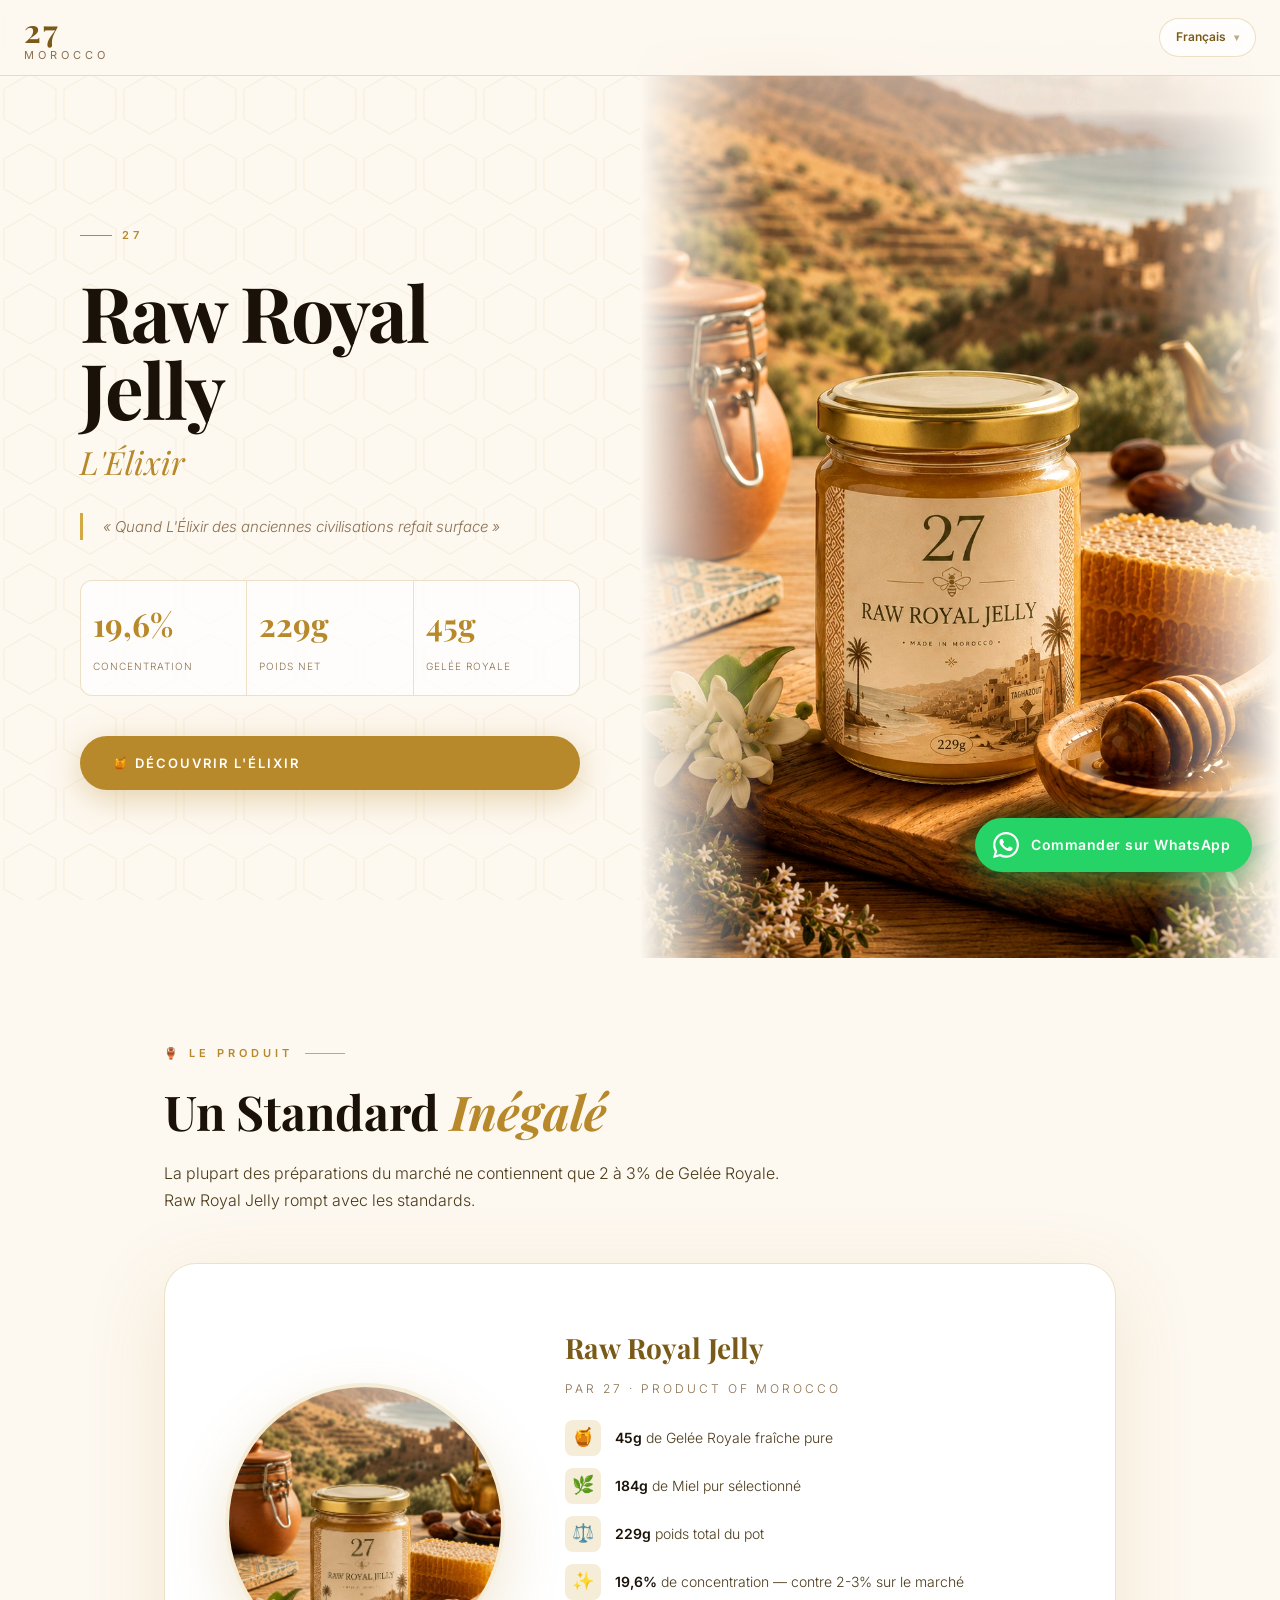
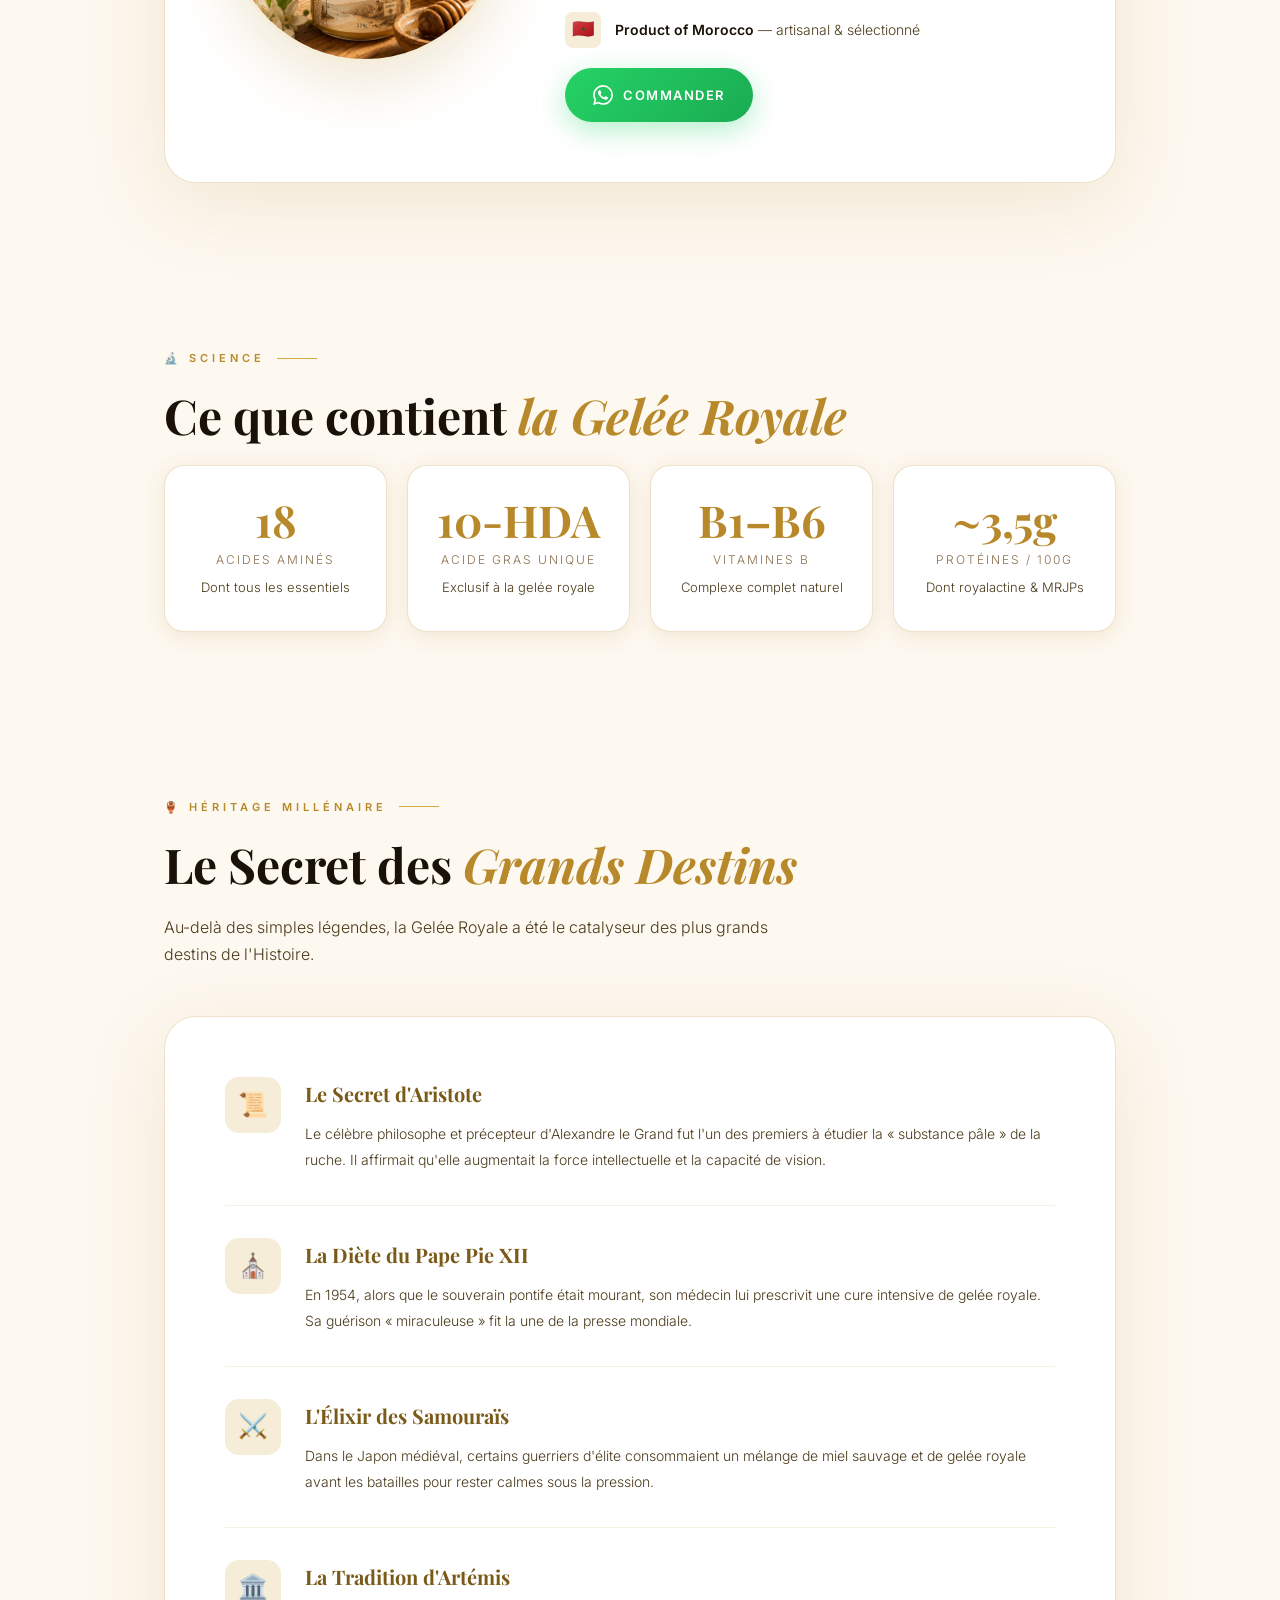
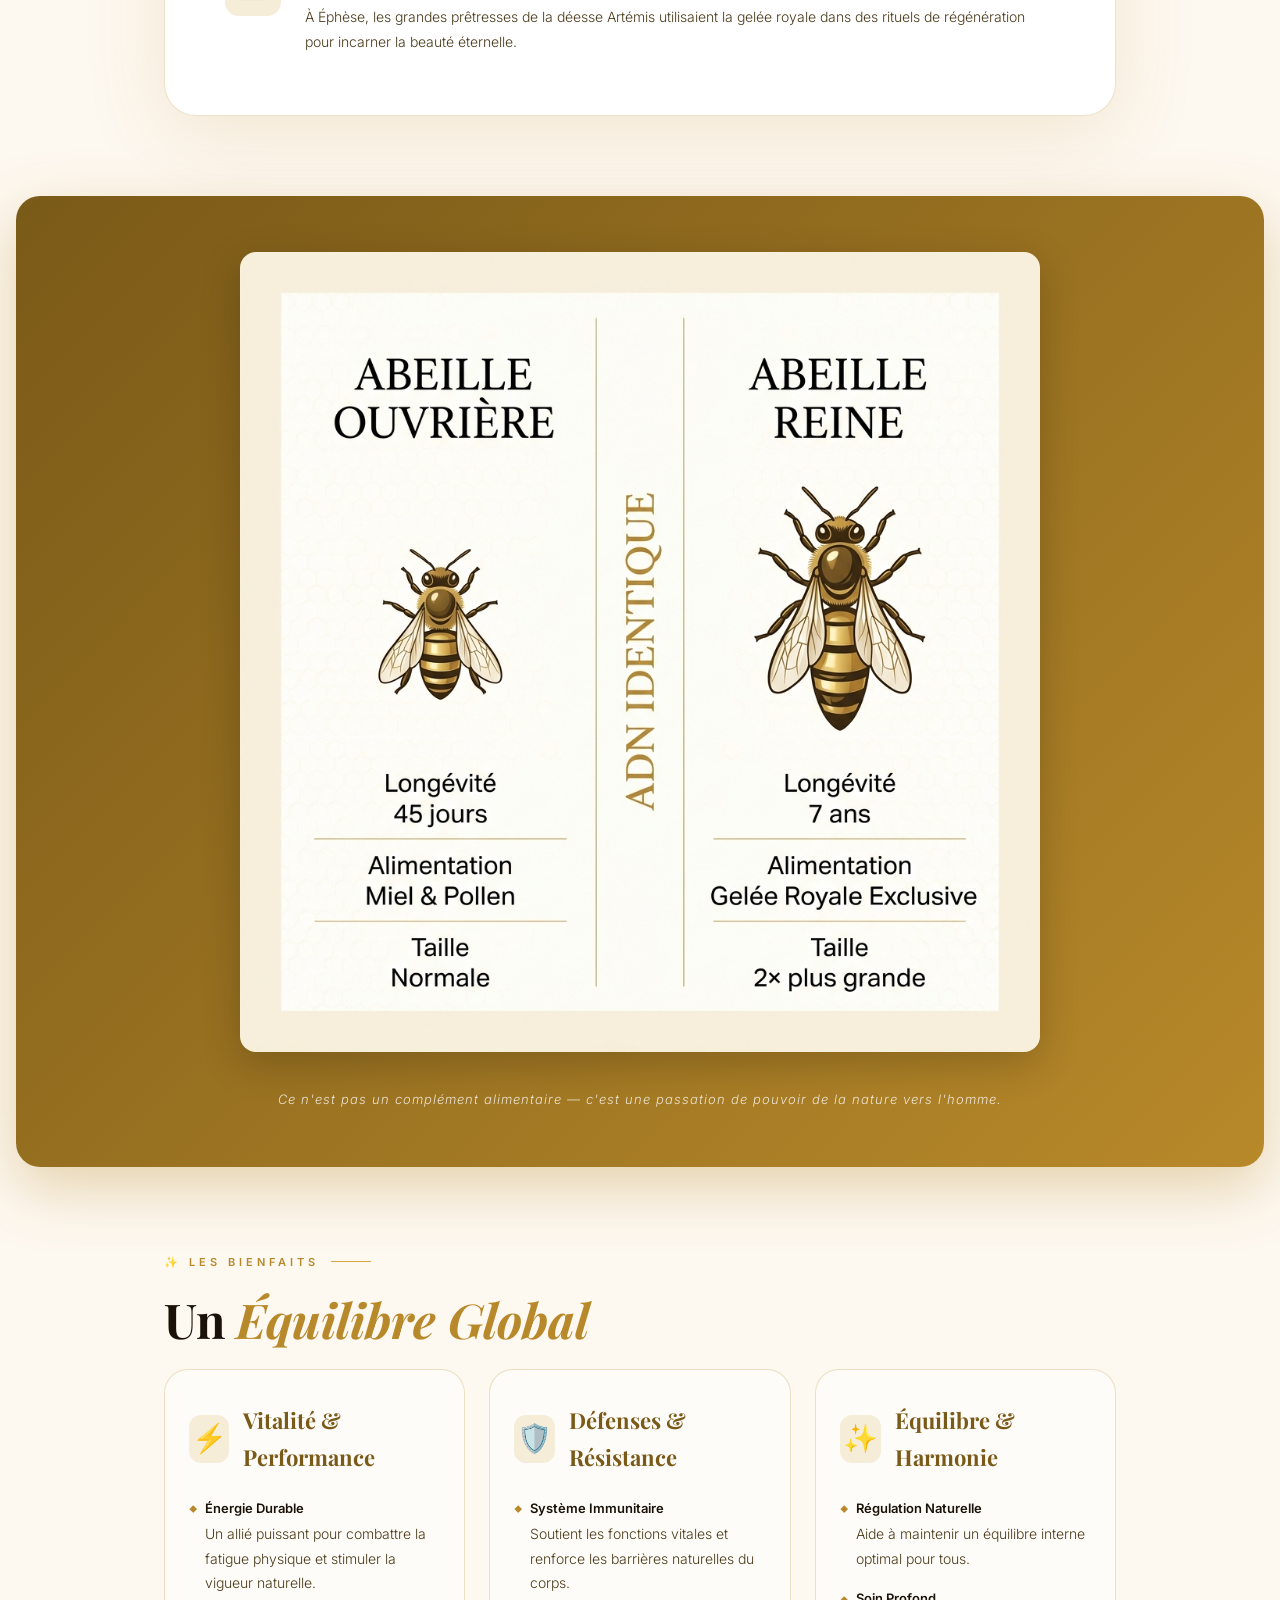
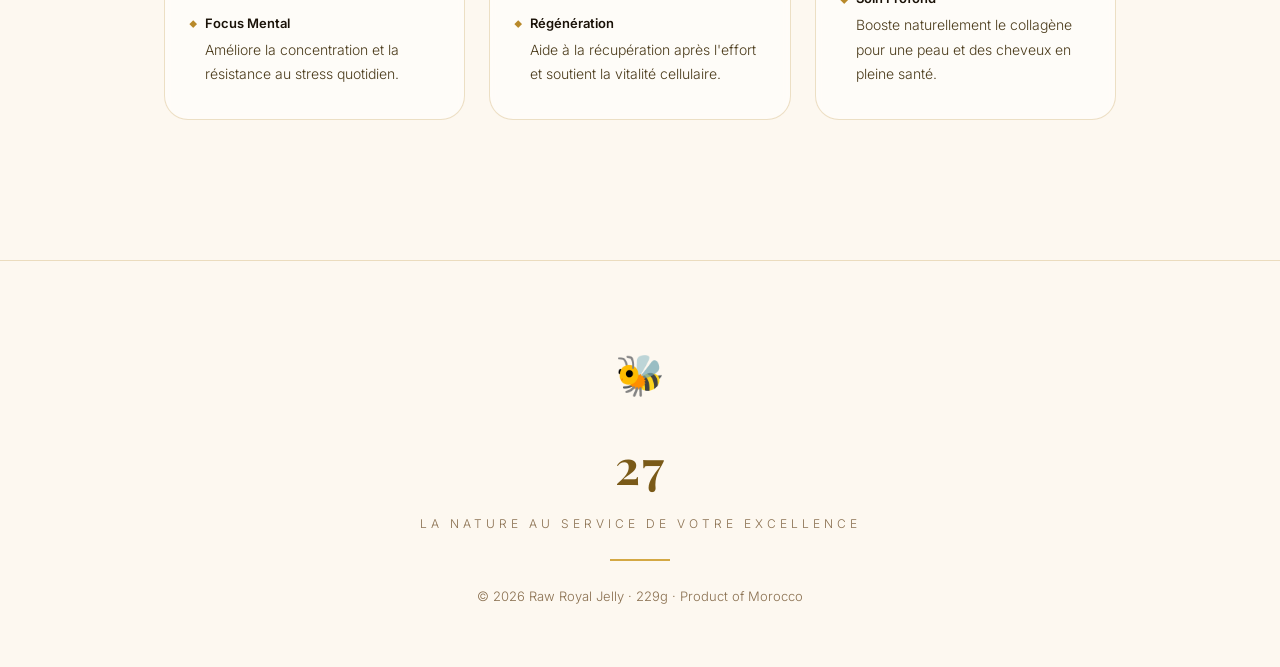
<file: index.html>
<!DOCTYPE html>
<html lang="fr">
<head>
  <meta charset="UTF-8"/>
  <meta name="viewport" content="width=device-width,initial-scale=1.0"/>
  <title>Raw Royal Jelly — L'Élixir | 27</title>
  <meta name="description" content="Raw Royal Jelly par 27 — 19,6% de Gelée Royale pure. L'élixir des anciennes civilisations. Produit du Maroc."/>
  <link href="https://fonts.googleapis.com/css2?family=Playfair+Display:ital,wght@0,400;0,600;0,700;1,400;1,600&family=Inter:wght@300;400;500;600&display=swap" rel="stylesheet"/>
  <style>
    *,*::before,*::after{box-sizing:border-box;margin:0;padding:0}
    :root{
      --cream:#fdf8f0;
      --cream2:#f5edd8;
      --gold:#b8892a;
      --gold-light:#d4a843;
      --gold-dark:#7a5a18;
      --honey:#e8a020;
      --text:#1a1208;
      --text-mid:#4a3a1a;
      --text-light:#8a7050;
      --white:#ffffff;
      --border:rgba(184,137,42,0.25);
      --shadow:rgba(184,137,42,0.15);
    }
    html{scroll-behavior:smooth}
    body{background:var(--cream);color:var(--text);font-family:'Inter',sans-serif;font-weight:300;line-height:1.7;overflow-x:hidden}

    /* HONEYCOMB BG PATTERN */
    .hc-pattern{
      position:fixed;inset:0;z-index:0;pointer-events:none;
      background-image:url("data:image/svg+xml,%3Csvg xmlns='http://www.w3.org/2000/svg' width='60' height='70'%3E%3Cpath d='M30 4 L56 19 L56 49 L30 64 L4 49 L4 19 Z' fill='none' stroke='rgba(184,137,42,0.08)' stroke-width='1.2'/%3E%3C/svg%3E");
      background-size:60px 70px;
    }
    main{position:relative;z-index:1}

    /* NAV */
    nav{
      position:fixed;top:0;left:0;right:0;z-index:100;
      display:flex;align-items:center;justify-content:space-between;
      padding:14px 24px;
      background:rgba(253,248,240,0.95);
      backdrop-filter:blur(12px);
      border-bottom:1px solid var(--border);
    }
    @media(max-width:480px){nav{padding:12px 16px}}
    .nav-logo{
      font-family:'Playfair Display',serif;
      font-size:32px;font-weight:700;letter-spacing:2px;
      color:var(--gold-dark);text-transform:uppercase;text-decoration:none;
      line-height: 1;
    }
    .nav-logo span{display:block;font-size:11px;font-weight:400;letter-spacing:4px;color:var(--text-light);font-family:'Inter',sans-serif;margin-top: 4px}
    .nav-badge{
      background:var(--gold);color:#fff;
      font-size:11px;font-weight:600;letter-spacing:2px;text-transform:uppercase;
      padding:6px 18px;border-radius:100px;
    }

    /* HERO */
    .hero{
      min-height:100vh;display:grid;
      grid-template-columns:1fr 1fr;
      align-items:center;gap:0;
      padding-top:58px;
    }
    @media(max-width:768px){.hero{grid-template-columns:1fr;min-height:auto;padding:0}}

    .hero-left{
      padding:80px 60px 80px 80px;
      display:flex;flex-direction:column;justify-content:center;
    }
    @media(max-width:768px){.hero-left{padding:36px 20px 48px;order:2}}

    .hero-eyebrow{
      display:inline-flex;align-items:center;gap:10px;
      font-size:11px;font-weight:600;letter-spacing:4px;text-transform:uppercase;
      color:var(--gold);margin-bottom:28px;
    }
    .hero-eyebrow::before{content:'';width:32px;height:1px;background:var(--gold)}

    .hero-title{
      font-family:'Playfair Display',serif;
      font-size:clamp(48px,6vw,80px);
      font-weight:700;line-height:1;
      letter-spacing:-2px;
      color:var(--text);margin-bottom:8px;
    }
    .hero-subtitle{
      font-family:'Playfair Display',serif;
      font-size:clamp(20px,3vw,32px);
      font-weight:400;font-style:italic;
      color:var(--gold);margin-bottom:24px;
    }
    .hero-quote{
      font-size:15px;color:var(--text-light);
      font-style:italic;border-left:3px solid var(--gold-light);
      padding-left:20px;margin-bottom:40px;line-height:1.8;
    }

    .stats-row{display:flex;gap:0;margin-bottom:40px}
    .stat-box{
      flex:1;padding:16px 12px;
      border:1px solid var(--border);
      background:rgba(255,255,255,0.7);
    }
    .stat-box:first-child{border-radius:12px 0 0 12px}
    .stat-box:last-child{border-radius:0 12px 12px 0}
    .stat-box+.stat-box{border-left:none}
    .stat-num{
      font-family:'Playfair Display',serif;
      font-size:clamp(20px,5vw,32px);font-weight:700;color:var(--gold);display:block;
    }
    .stat-lbl{font-size:10px;color:var(--text-light);letter-spacing:1px;text-transform:uppercase}

    .btn-cta{
      display:inline-flex;align-items:center;gap:10px;
      background:var(--gold);color:#fff;
      font-size:13px;font-weight:600;letter-spacing:2px;text-transform:uppercase;
      padding:16px 32px;border-radius:100px;text-decoration:none;
      box-shadow:0 8px 32px rgba(184,137,42,0.35);
      transition:transform 0.3s,box-shadow 0.3s;
    }
    .btn-cta:hover{transform:translateY(-2px);box-shadow:0 12px 40px rgba(184,137,42,0.5)}

    /* HERO RIGHT — photo */
    .hero-right{
      position:relative;height:100vh;overflow:hidden;
      background:linear-gradient(135deg,#f0e4c8,#fdf8f0);
    }
    @media(max-width:768px){.hero-right{height:70vw;min-height:280px;order:1}}
    .hero-right img{
      width:100%;height:100%;object-fit:cover;object-position:center;
      filter:saturate(1.1) contrast(1.05);
    }
    .hero-right::after{
      content:'';position:absolute;inset:0;
      background:linear-gradient(to right,var(--cream) 0%,transparent 20%,transparent 80%,var(--cream) 100%);
    }
    .jar-badge{
      position:absolute;bottom:48px;right:48px;z-index:2;
      background:rgba(255,255,255,0.95);
      border:2px solid var(--border);
      border-radius:20px;padding:20px 28px;
      text-align:center;
      box-shadow:0 20px 60px rgba(0,0,0,0.1);
      backdrop-filter:blur(8px);
    }
    .jar-badge .jb-pct{
      font-family:'Playfair Display',serif;
      font-size:42px;font-weight:700;color:var(--gold);line-height:1;
    }
    .jar-badge .jb-pct span{font-size:24px}
    .jar-badge .jb-txt{font-size:11px;color:var(--text-light);letter-spacing:2px;text-transform:uppercase;margin-top:4px}
    @media(max-width:768px){.jar-badge{bottom:20px;right:20px;padding:14px 20px}.jar-badge .jb-pct{font-size:28px}}

    /* SECTION BASE */
    .section{padding:80px 24px;max-width:1000px;margin:0 auto}
    @media(max-width:480px){.section{padding:56px 16px}}
    .section-label{
      display:inline-flex;align-items:center;gap:12px;
      font-size:11px;font-weight:600;letter-spacing:4px;text-transform:uppercase;
      color:var(--gold);margin-bottom:20px;
    }
    .section-label::after{content:'';flex:1;width:40px;height:1px;background:var(--gold-light)}
    h2{
      font-family:'Playfair Display',serif;
      font-size:clamp(30px,4vw,48px);font-weight:700;
      color:var(--text);margin-bottom:20px;line-height:1.2;
    }
    h2 em{color:var(--gold);font-style:italic}
    .section-intro{font-size:16px;color:var(--text-mid);max-width:640px;margin-bottom:48px}

    /* LABEL SHOWCASE */
    .label-showcase{
      background:#fff;border-radius:32px;
      padding:60px;display:grid;
      grid-template-columns:280px 1fr;gap:60px;
      align-items:center;
      border:1px solid var(--border);
      box-shadow:0 20px 80px var(--shadow);
    }
    @media(max-width:700px){.label-showcase{grid-template-columns:1fr;padding:32px}}
    .label-jar{
      width:100%;aspect-ratio:1;border-radius:50%;
      object-fit:cover;object-position:center 30%;
      box-shadow:0 20px 60px rgba(184,137,42,0.2);
      border:4px solid var(--cream2);
    }
    .label-info h3{
      font-family:'Playfair Display',serif;
      font-size:28px;font-weight:700;color:var(--gold-dark);margin-bottom:8px;
    }
    .label-info .li-sub{font-size:12px;letter-spacing:3px;text-transform:uppercase;color:var(--text-light);margin-bottom:20px}
    .label-facts{display:flex;flex-direction:column;gap:12px}
    .lf-row{display:flex;align-items:center;gap:14px;font-size:14px;color:var(--text-mid)}
    .lf-row .lf-icon{font-size:18px;width:36px;height:36px;background:var(--cream2);border-radius:8px;display:flex;align-items:center;justify-content:center;flex-shrink:0}
    .lf-row strong{color:var(--text);font-weight:600}

    /* COMPOSITION CARDS */
    .compo-grid{display:grid;grid-template-columns:repeat(auto-fit,minmax(180px,1fr));gap:20px}
    .compo-card{
      background:#fff;border:1px solid var(--border);
      border-radius:20px;padding:32px 24px;text-align:center;
      box-shadow:0 4px 20px var(--shadow);
      transition:transform 0.3s,box-shadow 0.3s;
    }
    .compo-card:hover{transform:translateY(-6px);box-shadow:0 12px 40px rgba(184,137,42,0.2)}
    .cc-num{
      font-family:'Playfair Display',serif;
      font-size:44px;font-weight:700;color:var(--gold);display:block;line-height:1;margin-bottom:8px;
    }
    .cc-lbl{font-size:12px;color:var(--text-light);text-transform:uppercase;letter-spacing:2px}
    .cc-sub{font-size:13px;color:var(--text-mid);margin-top:6px}

    /* HERITAGE */
    .heritage-wrap{
      background:#fff;border-radius:32px;padding:60px;
      border:1px solid var(--border);
      box-shadow:0 20px 80px var(--shadow);
    }
    @media(max-width:600px){.heritage-wrap{padding:32px 24px}}
    .story{display:grid;grid-template-columns:56px 1fr;gap:24px;padding:32px 0;border-bottom:1px solid rgba(184,137,42,0.12)}
    .story:last-child{border-bottom:none;padding-bottom:0}
    .story:first-child{padding-top:0}
    .story-icon{
      width:56px;height:56px;background:var(--cream2);border-radius:14px;
      display:flex;align-items:center;justify-content:center;font-size:24px;flex-shrink:0;
    }
    .story h3{
      font-family:'Playfair Display',serif;font-size:20px;font-weight:700;
      color:var(--gold-dark);margin-bottom:10px;
    }
    .story p{font-size:14px;color:var(--text-mid);line-height:1.85}

    /* RARITY PULLQUOTE */
    .pullquote{
      text-align:center;padding:56px 32px;
      background:linear-gradient(135deg,var(--gold-dark),var(--gold));
      border-radius:24px;color:#fff;margin:0 16px;
      box-shadow:0 20px 60px rgba(184,137,42,0.35);
    }
    @media(max-width:480px){.pullquote{padding:40px 20px;border-radius:20px;margin:0 12px}}
    .pullquote .pq-bee{font-size:40px;margin-bottom:16px;display:block}
    .pullquote blockquote{
      font-family:'Playfair Display',serif;
      font-size:clamp(16px,2.5vw,24px);font-style:italic;font-weight:400;
      line-height:1.7;max-width:700px;margin:0 auto 20px;
    }
    .pullquote p{font-size:13px;opacity:0.8;letter-spacing:1px}

    /* BENEFITS - Gender Neutral Refactor */
    .benefits-grid{display:grid;grid-template-columns:repeat(auto-fit, minmax(280px, 1fr));gap:24px}
    .benefit-panel{
      border-radius:24px;padding:32px 24px;
      border:1px solid var(--border);
      background:rgba(255, 255, 255, 0.5);
      backdrop-filter: blur(5px);
      transition: transform 0.3s ease;
    }
    .benefit-panel:hover{transform: translateY(-5px)}
    .bp-header{display:flex;align-items:center;gap:14px;margin-bottom:20px}
    .bp-icon{font-size:28px; width:48px; height:48px; background:var(--cream2); border-radius:12px; display:flex; align-items:center; justify-content:center}
    .bp-header h3{
      font-family:'Playfair Display',serif;font-size:22px;font-weight:700; color:var(--gold-dark);
    }
    .bp-list{list-style:none;display:flex;flex-direction:column;gap:16px}
    .bp-list li{font-size:14px;color:var(--text-mid);padding-left:16px;position:relative;line-height:1.75}
    .bp-list li::before{content:'◆';position:absolute;left:0;top:5px;font-size:8px; color:var(--gold)}
    .bp-list li strong{display:block;font-weight:600;color:var(--text);font-size:13px;margin-bottom:3px}

    /* PREMIUM LANGUAGE DROPDOWN */
    .lang-dropdown {
      position: relative;
      display: inline-block;
      margin-left: 15px;
    }
    .lang-trigger {
      background: rgba(255, 255, 255, 0.8);
      border: 1px solid var(--border);
      padding: 8px 16px;
      border-radius: 100px;
      font-size: 12px;
      font-weight: 600;
      color: var(--gold-dark);
      cursor: pointer;
      display: flex;
      align-items: center;
      gap: 8px;
      transition: all 0.3s ease;
      backdrop-filter: blur(10px);
    }
    .lang-trigger:hover {
      background: var(--white);
      box-shadow: 0 4px 12px var(--shadow);
      border-color: var(--gold);
    }
    .lang-trigger::after {
      content: '▾';
      font-size: 10px;
      opacity: 0.5;
    }
    .lang-menu {
      position: absolute;
      top: calc(100% + 8px);
      right: 0;
      background: var(--white);
      border: 1px solid var(--border);
      border-radius: 16px;
      box-shadow: 0 10px 30px var(--shadow);
      display: none;
      min-width: 140px;
      overflow: hidden;
      z-index: 1000;
      animation: slideDown 0.3s ease forwards;
    }
    .lang-dropdown.active .lang-menu { display: block; }
    .lang-option {
      padding: 10px 16px;
      font-size: 13px;
      color: var(--text-mid);
      cursor: pointer;
      transition: background 0.2s;
      display: flex;
      align-items: center;
      gap: 10px;
    }
    .lang-option:hover { background: var(--cream); color: var(--gold-dark); }
    .lang-option.active { background: var(--cream2); color: var(--gold-dark); font-weight: 600; }
    
    @keyframes slideDown {
      from { opacity: 0; transform: translateY(-10px); }
      to { opacity: 1; transform: translateY(0); }
    }

    [dir="rtl"] .lang-menu { right: auto; left: 0; }
    [dir="rtl"] .hero-left { text-align: right; border-left: none; }
    [dir="rtl"] .hero-quote { border-left: none; border-right: 3px solid var(--gold-light); padding-left: 0; padding-right: 20px; }
    [dir="rtl"] .nav-logo span { text-align: right; }
    [dir="rtl"] .lf-row { flex-direction: row-reverse; text-align: right; }
    [dir="rtl"] .bp-list li { padding-left: 0; padding-right: 16px; text-align: right; }
    [dir="rtl"] .bp-list li::before { left: auto; right: 0; }
    [dir="rtl"] .story { grid-template-columns: 1fr 56px; text-align: right; }
    [dir="rtl"] .story-icon { order: 2; }

    /* FOOTER */
    footer{
      text-align:center;padding:80px 24px 60px;
      border-top:1px solid var(--border);margin-top:60px;
    }
    .footer-bee{font-size:40px;display:block;margin-bottom:16px}
    .footer-brand{
      font-family:'Playfair Display',serif;
      font-size:48px;font-weight:700;letter-spacing:2px;color:var(--gold-dark);
    }
    .footer-sub{font-size:12px;letter-spacing:4px;text-transform:uppercase;color:var(--text-light);margin-top:8px}
    .footer-line{width:60px;height:2px;background:var(--gold-light);margin:24px auto}
    .footer-note{font-size:13px;color:var(--text-light)}

    /* REVEAL */
    .reveal{opacity:0;transform:translateY(30px);transition:opacity 0.8s ease,transform 0.8s ease}
    .reveal.on{opacity:1;transform:none}

    /* WHATSAPP FLOATING */
    .wa-float{
      position:fixed;bottom:28px;right:28px;z-index:999;
      display:flex;align-items:center;gap:12px;
      background:#25D366;color:#fff;
      padding:14px 22px 14px 18px;
      border-radius:100px;
      box-shadow:0 8px 32px rgba(37,211,102,0.45);
      text-decoration:none;
      font-size:14px;font-weight:600;letter-spacing:0.5px;
      transition:transform 0.3s,box-shadow 0.3s;
      animation:wa-pulse 2.5s ease-in-out infinite;
    }
    .wa-float:hover{
      transform:translateY(-3px) scale(1.04);
      box-shadow:0 16px 48px rgba(37,211,102,0.55);
      animation:none;
    }
    .wa-float svg{width:26px;height:26px;flex-shrink:0}
    @media(max-width:480px){
      .wa-float{bottom:20px;right:16px;padding:13px 18px 13px 14px;font-size:13px}
      .wa-float .wa-label{display:none}
      .wa-float{border-radius:50%;padding:16px;gap:0}
      .wa-float svg{width:28px;height:28px}
    }
    @keyframes wa-pulse{
      0%,100%{box-shadow:0 8px 32px rgba(37,211,102,0.45)}
      50%{box-shadow:0 8px 48px rgba(37,211,102,0.75),0 0 0 10px rgba(37,211,102,0.08)}
    }

    /* WHATSAPP INLINE BUTTON */
    .btn-whatsapp{
      display:inline-flex;align-items:center;gap:10px;
      background:linear-gradient(135deg,#25D366,#1aab52);
      color:#fff;
      font-size:13px;font-weight:600;letter-spacing:1.5px;text-transform:uppercase;
      padding:16px 28px;border-radius:100px;text-decoration:none;
      box-shadow:0 8px 28px rgba(37,211,102,0.35);
      transition:transform 0.3s,box-shadow 0.3s;
      margin-top:20px;width:fit-content;
    }
    .btn-whatsapp:hover{transform:translateY(-2px);box-shadow:0 12px 40px rgba(37,211,102,0.5)}
    .btn-whatsapp svg{width:20px;height:20px;flex-shrink:0}

    /* SCROLLBAR */
    ::-webkit-scrollbar{width:5px}
    ::-webkit-scrollbar-track{background:var(--cream)}
    ::-webkit-scrollbar-thumb{background:var(--gold-light);border-radius:3px}
  </style>
</head>
<body>

<div class="hc-pattern"></div>

<!-- NAV -->
<nav>
  <a href="#" class="nav-logo">
    27
    <span data-t="nav-subtitle">Morocco</span>
  </a>
  <div class="lang-dropdown" id="langDropdown">
    <div class="lang-trigger" onclick="toggleLangMenu()">
      <span id="currentLangLabel">Français</span>
    </div>
    <div class="lang-menu">
      <div class="lang-option active" onclick="setLang('fr')">🇫🇷 Français</div>
      <div class="lang-option" onclick="setLang('en')">🇬🇧 English</div>
      <div class="lang-option" onclick="setLang('es')">🇪🇸 Español</div>
      <div class="lang-option" onclick="setLang('de')">🇩🇪 Deutsch</div>
      <div class="lang-option" onclick="setLang('ar')">🇲🇦 العربية</div>
    </div>
  </div>
</nav>

<main>

  <!-- HERO -->
  <div class="hero">
    <div class="hero-left reveal">
      <span class="hero-eyebrow" data-t="hero-eyebrow">27</span>
      <h1 class="hero-title">Raw Royal Jelly</h1>
      <p class="hero-subtitle" data-t="hero-subtitle">L'Élixir</p>
      <p class="hero-quote" data-t="hero-quote">« Quand L'Élixir des anciennes civilisations refait surface »</p>
      <div class="stats-row">
        <div class="stat-box">
          <span class="stat-num">19,6%</span>
          <span class="stat-lbl" data-t="stat-conc">Concentration</span>
        </div>
        <div class="stat-box">
          <span class="stat-num">229g</span>
          <span class="stat-lbl" data-t="stat-weight">Poids net</span>
        </div>
        <div class="stat-box">
          <span class="stat-num">45g</span>
          <span class="stat-lbl" data-t="stat-jelly">Gelée Royale</span>
        </div>
      </div>
      <a href="#product" class="btn-cta" data-t="hero-btn">🍯 Découvrir l'Élixir</a>
    </div>
    <div class="hero-right">
      <img src="royal-jelly-photo.jpg" alt="Raw Royal Jelly — 27, 229g, Product of Morocco"/>
    </div>
  </div>

  <!-- LABEL SHOWCASE -->
  <section class="section reveal" id="product">
    <span class="section-label" data-t="section-product">🏺 Le Produit</span>
    <h2 data-t="product-title">Un Standard <em>Inégalé</em></h2>
    <p class="section-intro" data-t="product-intro">La plupart des préparations du marché ne contiennent que 2 à 3% de Gelée Royale. Raw Royal Jelly rompt avec les standards.</p>
    <div class="label-showcase">
      <img src="royal-jelly-photo.jpg" alt="Raw Royal Jelly — 27, Product of Morocco" class="label-jar" style="object-position:center 30%;"/>
      <div class="label-info">
        <h3>Raw Royal Jelly</h3>
        <p class="li-sub" data-t="label-sub">Par 27 · Product of Morocco</p>
        <div class="label-facts">
          <div class="lf-row"><span class="lf-icon">🍯</span><span data-t="fact-1"><strong>45g</strong> de Gelée Royale fraîche pure</span></div>
          <div class="lf-row"><span class="lf-icon">🌿</span><span data-t="fact-2"><strong>184g</strong> de Miel pur sélectionné</span></div>
          <div class="lf-row"><span class="lf-icon">⚖️</span><span data-t="fact-3"><strong>229g</strong> poids total du pot</span></div>
          <div class="lf-row"><span class="lf-icon">✨</span><span data-t="fact-4"><strong>19,6%</strong> de concentration — contre 2-3% sur le marché</span></div>
          <div class="lf-row"><span class="lf-icon">🇲🇦</span><span data-t="fact-5"><strong>Product of Morocco</strong> — artisanal &amp; sélectionné</span></div>
        </div>
        <a href="https://wa.me/212664085328?text=Bonjour%2C%20je%20souhaite%20commander%20Royal%20Jelly%2027%20(229g%2C%2019%2C6%25%20Gel%C3%A9e%20Royale).%20Merci%20!" target="_blank" rel="noopener" class="btn-whatsapp">
          <svg viewBox="0 0 24 24" fill="currentColor"><path d="M17.472 14.382c-.297-.149-1.758-.867-2.03-.967-.273-.099-.471-.148-.67.15-.197.297-.767.966-.94 1.164-.173.199-.347.223-.644.075-.297-.15-1.255-.463-2.39-1.475-.883-.788-1.48-1.761-1.653-2.059-.173-.297-.018-.458.13-.606.134-.133.298-.347.446-.52.149-.174.198-.298.298-.497.099-.198.05-.371-.025-.52-.075-.149-.669-1.612-.916-2.207-.242-.579-.487-.5-.669-.51-.173-.008-.371-.01-.57-.01-.198 0-.52.074-.792.372-.272.297-1.04 1.016-1.04 2.479 0 1.462 1.065 2.875 1.213 3.074.149.198 2.096 3.2 5.077 4.487.709.306 1.262.489 1.694.625.712.227 1.36.195 1.871.118.571-.085 1.758-.719 2.006-1.413.248-.694.248-1.289.173-1.413-.074-.124-.272-.198-.57-.347m-5.421 7.403h-.004a9.87 9.87 0 01-5.031-1.378l-.361-.214-3.741.982.998-3.648-.235-.374a9.86 9.86 0 01-1.51-5.26c.001-5.45 4.436-9.884 9.888-9.884 2.64 0 5.122 1.03 6.988 2.898a9.825 9.825 0 012.893 6.994c-.003 5.45-4.437 9.884-9.885 9.884m8.413-18.297A11.815 11.815 0 0012.05 0C5.495 0 .16 5.335.157 11.892c0 2.096.547 4.142 1.588 5.945L.057 24l6.305-1.654a11.882 11.882 0 005.683 1.448h.005c6.554 0 11.89-5.335 11.893-11.893a11.821 11.821 0 00-3.48-8.413z"/></svg>
          Commander
        </a>
      </div>
    </div>
  </section>

  <!-- COMPOSITION -->
  <section class="section reveal">
    <span class="section-label" data-t="section-science">🔬 Science</span>
    <h2 data-t="science-title">Ce que contient <em>la Gelée Royale</em></h2>
    <div class="compo-grid">
      <div class="compo-card">
        <span class="cc-num">18</span>
        <p class="cc-lbl" data-t="cc1-lbl">Acides Aminés</p>
        <p class="cc-sub" data-t="cc1-sub">Dont tous les essentiels</p>
      </div>
      <div class="compo-card">
        <span class="cc-num">10-HDA</span>
        <p class="cc-lbl" data-t="cc2-lbl">Acide Gras Unique</p>
        <p class="cc-sub" data-t="cc2-sub">Exclusif à la gelée royale</p>
      </div>
      <div class="compo-card">
        <span class="cc-num">B1–B6</span>
        <p class="cc-lbl" data-t="cc3-lbl">Vitamines B</p>
        <p class="cc-sub" data-t="cc3-sub">Complexe complet naturel</p>
      </div>
      <div class="compo-card">
        <span class="cc-num">~3,5g</span>
        <p class="cc-lbl" data-t="cc4-lbl">Protéines / 100g</p>
        <p class="cc-sub" data-t="cc4-sub">Dont royalactine & MRJPs</p>
      </div>
    </div>
  </section>

  <!-- HERITAGE -->
  <section class="section reveal">
    <span class="section-label" data-t="section-heritage">🏺 Héritage Millénaire</span>
    <h2 data-t="heritage-title">Le Secret des <em>Grands Destins</em></h2>
    <p class="section-intro" data-t="heritage-intro">Au-delà des simples légendes, la Gelée Royale a été le catalyseur des plus grands destins de l'Histoire.</p>
    <div class="heritage-wrap">
      <div class="story">
        <div class="story-icon">📜</div>
        <div>
          <h3 data-t="story1-title">Le Secret d'Aristote</h3>
          <p data-t="story1-p">Le célèbre philosophe et précepteur d'Alexandre le Grand fut l'un des premiers à étudier la « substance pâle » de la ruche. Il affirmait qu'elle augmentait la force intellectuelle et la capacité de vision.</p>
        </div>
      </div>
      <div class="story">
        <div class="story-icon">⛪</div>
        <div>
          <h3 data-t="story2-title">La Diète du Pape Pie XII</h3>
          <p data-t="story2-p">En 1954, alors que le souverain pontife était mourant, son médecin lui prescrivit une cure intensive de gelée royale. Sa guérison « miraculeuse » fit la une de la presse mondiale.</p>
        </div>
      </div>
      <div class="story">
        <div class="story-icon">⚔️</div>
        <div>
          <h3 data-t="story3-title">L'Élixir des Samouraïs</h3>
          <p data-t="story3-p">Dans le Japon médiéval, certains guerriers d'élite consommaient un mélange de miel sauvage et de gelée royale avant les batailles pour rester calmes sous la pression.</p>
        </div>
      </div>
      <div class="story">
        <div class="story-icon">🏛️</div>
        <div>
          <h3 data-t="story4-title">La Tradition d'Artémis</h3>
          <p data-t="story4-p">À Éphèse, les grandes prêtresses de la déesse Artémis utilisaient la gelée royale dans des rituels de régénération pour incarner la beauté éternelle.</p>
        </div>
      </div>
    </div>
  </section>

  <!-- PULLQUOTE -->
  <div class="pullquote reveal">
    <img src="bee-infographic-v2.png" alt="Comparaison Abeille Ouvrière vs Reine" style="width:100%;max-width:800px;border-radius:16px;margin-bottom:28px;box-shadow:0 12px 40px rgba(0,0,0,0.2);"/>
    <p><em data-t="pullquote-italic">Ce n'est pas un complément alimentaire — c'est une passation de pouvoir de la nature vers l'homme.</em></p>
  </div>

  <!-- BENEFITS -->
  <section class="section reveal">
    <span class="section-label" data-t="section-benefits">✨ Les Bienfaits</span>
    <h2 data-t="benefits-title">Un <em>Équilibre Global</em></h2>
    <div class="benefits-grid">
      <div class="benefit-panel">
        <div class="bp-header"><span class="bp-icon">⚡</span><h3 data-t="b1-title">Vitalité & Performance</h3></div>
        <ul class="bp-list">
          <li data-t="b1-l1"><strong>Énergie Durable</strong>Un allié puissant pour combattre la fatigue physique et stimuler la vigueur naturelle.</li>
          <li data-t="b1-l2"><strong>Focus Mental</strong>Améliore la concentration et la résistance au stress quotidien.</li>
        </ul>
      </div>
      <div class="benefit-panel">
        <div class="bp-header"><span class="bp-icon">🛡️</span><h3 data-t="b2-title">Défenses & Résistance</h3></div>
        <ul class="bp-list">
          <li data-t="b2-l1"><strong>Système Immunitaire</strong>Soutient les fonctions vitales et renforce les barrières naturelles du corps.</li>
          <li data-t="b2-l2"><strong>Régénération</strong>Aide à la récupération après l'effort et soutient la vitalité cellulaire.</li>
        </ul>
      </div>
      <div class="benefit-panel">
        <div class="bp-header"><span class="bp-icon">✨</span><h3 data-t="b3-title">Équilibre & Harmonie</h3></div>
        <ul class="bp-list">
          <li data-t="b3-l1"><strong>Régulation Naturelle</strong>Aide à maintenir un équilibre interne optimal pour tous.</li>
          <li data-t="b3-l2"><strong>Soin Profond</strong>Booste naturellement le collagène pour une peau et des cheveux en pleine santé.</li>
        </ul>
      </div>
    </div>
  </section>

  <!-- FOOTER -->
  <footer class="reveal">
    <span class="footer-bee">🐝</span>
    <p class="footer-brand">27</p>
    <p class="footer-sub" data-t="footer-sub">La Nature au service de votre excellence</p>
    <div class="footer-line"></div>
    <p class="footer-note" data-t="footer-note">© 2026 Raw Royal Jelly · 229g · Product of Morocco</p>
  </footer>

</main>

<!-- WHATSAPP FLOATING BUTTON -->
<a href="https://wa.me/212664085328?text=Bonjour%2C%20je%20souhaite%20commander%20Royal%20Jelly%2027%20(229g%2C%2019%2C6%25%20Gel%C3%A9e%20Royale).%20Merci%20!" target="_blank" rel="noopener" class="wa-float" aria-label="Commander sur WhatsApp">
  <svg viewBox="0 0 24 24" fill="currentColor"><path d="M17.472 14.382c-.297-.149-1.758-.867-2.03-.967-.273-.099-.471-.148-.67.15-.197.297-.767.966-.94 1.164-.173.199-.347.223-.644.075-.297-.15-1.255-.463-2.39-1.475-.883-.788-1.48-1.761-1.653-2.059-.173-.297-.018-.458.13-.606.134-.133.298-.347.446-.52.149-.174.198-.298.298-.497.099-.198.05-.371-.025-.52-.075-.149-.669-1.612-.916-2.207-.242-.579-.487-.5-.669-.51-.173-.008-.371-.01-.57-.01-.198 0-.52.074-.792.372-.272.297-1.04 1.016-1.04 2.479 0 1.462 1.065 2.875 1.213 3.074.149.198 2.096 3.2 5.077 4.487.709.306 1.262.489 1.694.625.712.227 1.36.195 1.871.118.571-.085 1.758-.719 2.006-1.413.248-.694.248-1.289.173-1.413-.074-.124-.272-.198-.57-.347m-5.421 7.403h-.004a9.87 9.87 0 01-5.031-1.378l-.361-.214-3.741.982.998-3.648-.235-.374a9.86 9.86 0 01-1.51-5.26c.001-5.45 4.436-9.884 9.888-9.884 2.64 0 5.122 1.03 6.988 2.898a9.825 9.825 0 012.893 6.994c-.003 5.45-4.437 9.884-9.885 9.884m8.413-18.297A11.815 11.815 0 0012.05 0C5.495 0 .16 5.335.157 11.892c0 2.096.547 4.142 1.588 5.945L.057 24l6.305-1.654a11.882 11.882 0 005.683 1.448h.005c6.554 0 11.89-5.335 11.893-11.893a11.821 11.821 0 00-3.48-8.413z"/></svg>
  <span class="wa-label">Commander sur WhatsApp</span>
</a>

<script>
  const obs = new IntersectionObserver(entries => {
    entries.forEach(e => { if(e.isIntersecting) e.target.classList.add('on') });
  }, {threshold: 0.1});
  document.querySelectorAll('.reveal').forEach(el => obs.observe(el));

  function toggleLangMenu() {
    document.getElementById('langDropdown').classList.toggle('active');
  }

  // Close menu when clicking outside
  window.onclick = function(event) {
    if (!event.target.closest('.lang-dropdown')) {
      document.getElementById('langDropdown').classList.remove('active');
    }
  }

  const translations = {
    fr: {
      "nav-subtitle": "Morocco",
      "hero-eyebrow": "27",
      "hero-subtitle": "L'Élixir",
      "hero-quote": "« Quand L'Élixir des anciennes civilisations refait surface »",
      "stat-conc": "Concentration",
      "stat-weight": "Poids net",
      "stat-jelly": "Gelée Royale",
      "hero-btn": "🍯 Découvrir l'Élixir",
      "section-product": "🏺 Le Produit",
      "product-title": "Un Standard Inégalé",
      "product-intro": "La plupart des préparations du marché ne contiennent que 2 à 3% de Gelée Royale. Raw Royal Jelly rompt avec les standards.",
      "label-sub": "Par 27 · Product of Morocco",
      "fact-1": "<strong>45g</strong> de Gelée Royale fraîche pure",
      "fact-2": "<strong>184g</strong> de Miel pur sélectionné",
      "fact-3": "<strong>229g</strong> poids total du pot",
      "fact-4": "<strong>19,6%</strong> de concentration — contre 2-3% sur le marché",
      "fact-5": "<strong>Product of Morocco</strong> — artisanal & sélectionné",
      "section-science": "🔬 Science",
      "science-title": "Ce que contient la Gelée Royale",
      "cc1-lbl": "Acides Aminés", "cc1-sub": "Dont tous les essentiels",
      "cc2-lbl": "Acide Gras Unique", "cc2-sub": "Exclusif à la gelée royale",
      "cc3-lbl": "Vitamines B", "cc3-sub": "Complexe complet naturel",
      "cc4-lbl": "Protéines / 100g", "cc4-sub": "Dont royalactine & MRJPs",
      "section-heritage": "🏺 Héritage Millénaire",
      "heritage-title": "Le Secret des Grands Destins",
      "heritage-intro": "Au-delà des simples légendes, la Gelée Royale a été le catalyseur des plus grands destins de l'Histoire.",
      "story1-title": "Le Secret d'Aristote", "story1-p": "Le célèbre philosophe fut l'un des premiers à étudier la « substance pâle ». Il affirmait qu'elle augmentait la force intellectuelle.",
      "story2-title": "La Diète du Pape Pie XII", "story2-p": "En 1954, son médecin lui prescrivit une cure intensive. Sa guérison « miraculeuse » fit la une de la presse mondiale.",
      "story3-title": "L'Élixir des Samouraïs", "story3-p": "Les guerriers d'élite consommaient de la gelée royale avant les batailles pour rester calmes sous la pression.",
      "story4-title": "La Tradition d'Artémis", "story4-p": "À Éphèse, les prêtresses utiliaient la gelée royale dans des rituels de régénération pour la beauté éternelle.",
      "pullquote-italic": "Ce n'est pas un complément alimentaire — c'est une passation de pouvoir de la nature vers l'homme.",
      "section-benefits": "✨ Les Bienfaits",
      "benefits-title": "Un Équilibre Global",
      "b1-title": "Vitalité & Performance",
      "b1-l1": "<strong>Énergie Durable</strong>Un allié puissant pour combattre la fatigue physique.",
      "b1-l2": "<strong>Focus Mental</strong>Améliore la concentration et la résistance au stress.",
      "b2-title": "Défenses & Résistance",
      "b2-l1": "<strong>Système Immunitaire</strong>Soutient les fonctions vitales du corps.",
      "b2-l2": "<strong>Régénération</strong>Aide à la récupération après l'effort.",
      "b3-title": "Équilibre & Harmonie",
      "b3-l1": "<strong>Régulation Naturelle</strong>Aide à maintenir un équilibre interne optimal.",
      "b3-l2": "<strong>Soin Profond</strong>Booste naturellement le collagène.",
      "footer-sub": "La Nature au service de votre excellence",
      "footer-note": "© 2026 Raw Royal Jelly · 229g · Product of Morocco",
      "wa-order": "Commander sur WhatsApp"
    },
    en: {
      "nav-subtitle": "Morocco",
      "hero-eyebrow": "27",
      "hero-subtitle": "The Elixir",
      "hero-quote": "“When the Elixir of ancient civilizations resurfaces”",
      "stat-conc": "Concentration",
      "stat-weight": "Net weight",
      "stat-jelly": "Royal Jelly",
      "hero-btn": "🍯 Discover the Elixir",
      "section-product": "🏺 The Product",
      "product-title": "An Unmatched Standard",
      "product-intro": "Most preparations on the market contain only 2 to 3% Royal Jelly. Raw Royal Jelly breaks the standards.",
      "label-sub": "By 27 · Product of Morocco",
      "fact-1": "<strong>45g</strong> of pure fresh Royal Jelly",
      "fact-2": "<strong>184g</strong> of selected pure Honey",
      "fact-3": "<strong>229g</strong> total weight per jar",
      "fact-4": "<strong>19.6%</strong> concentration — vs 2-3% on the market",
      "fact-5": "<strong>Product of Morocco</strong> — artisanal & selected",
      "section-science": "🔬 Science",
      "science-title": "What Royal Jelly Contains",
      "cc1-lbl": "Amino Acids", "cc1-sub": "Including all essentials",
      "cc2-lbl": "Unique Fatty Acid", "cc2-sub": "Exclusive to royal jelly",
      "cc3-lbl": "B Vitamins", "cc3-sub": "Full natural complex",
      "cc4-lbl": "Proteins / 100g", "cc4-sub": "Including royalactin & MRJPs",
      "section-heritage": "🏺 Ancient Heritage",
      "heritage-title": "The Secret of Great Destinies",
      "heritage-intro": "Beyond mere legends, Royal Jelly has been the catalyst for the greatest destinies in History.",
      "story1-title": "Aristotle's Secret", "story1-p": "The famous philosopher was one of the first to study the 'pale substance'. He claimed it increased intellectual strength.",
      "story2-title": "Pope Pius XII's Diet", "story2-p": "In 1954, his doctor prescribed an intensive cure. His 'miraculous' recovery made world headlines.",
      "story3-title": "Samurai Elixir", "story3-p": "Elite warriors consumed royal jelly before battles to stay calm under pressure.",
      "story4-title": "Artemis Tradition", "story4-p": "In Ephesus, priestesses used royal jelly in regeneration rituals for eternal beauty.",
      "pullquote-italic": "It is not a food supplement — it is a passing of power from nature to man.",
      "section-benefits": "✨ Benefits",
      "benefits-title": "A Global Balance",
      "b1-title": "Vitality & Performance",
      "b1-l1": "<strong>Durable Energy</strong>A powerful ally to fight physical fatigue.",
      "b1-l2": "<strong>Mental Focus</strong>Improves concentration and stress resistance.",
      "b2-title": "Defense & Resistance",
      "b2-l1": "<strong>Immune System</strong>Supports vital body functions.",
      "b2-l2": "<strong>Regeneration</strong>Helps recovery after effort.",
      "b3-title": "Balance & Harmony",
      "b3-l1": "<strong>Natural Regulation</strong>Helps maintain optimal internal balance.",
      "b3-l2": "<strong>Deep Care</strong>Naturally boosts collagen.",
      "footer-sub": "Nature at the service of your excellence",
      "footer-note": "© 2026 Raw Royal Jelly · 229g · Product of Morocco",
      "wa-order": "Order on WhatsApp"
    },
    es: {
      "nav-subtitle": "Marruecos",
      "hero-eyebrow": "27",
      "hero-subtitle": "El Elixir",
      "hero-quote": "“Cuando el Elixir de las civilizaciones antiguas resurge”",
      "stat-conc": "Concentración",
      "stat-weight": "Peso neto",
      "stat-jelly": "Jalea Real",
      "hero-btn": "🍯 Descubre el Elixir",
      "section-product": "🏺 El Producto",
      "product-title": "Un Estándar Incomparable",
      "product-intro": "La mayoría de las preparaciones contienen solo un 2 a 3% de Jalea Real. Raw Royal Jelly rompe los estándares.",
      "label-sub": "Por 27 · Marruecos",
      "fact-1": "<strong>45g</strong> de Jalea Real fresca pura",
      "fact-2": "<strong>184g</strong> de Miel pura seleccionada",
      "fact-3": "<strong>229g</strong> peso total del tarro",
      "fact-4": "<strong>19,6%</strong> de concentración — frente al 2-3% del mercado",
      "fact-5": "<strong>Producto de Marruecos</strong> — artesanal y seleccionado",
      "section-science": "🔬 Ciencia",
      "science-title": "Lo que contiene la Jalea Real",
      "cc1-lbl": "Aminoácidos", "cc1-sub": "Incluyendo todos los esenciales",
      "cc2-lbl": "Ácido Graso Único", "cc2-sub": "Exclusivo de la jalea real",
      "cc3-lbl": "Vitaminas B", "cc3-sub": "Complejo natural completo",
      "cc4-lbl": "Proteínas / 100g", "cc4-sub": "Incluyendo royalactina y MRJP",
      "section-heritage": "🏺 Herencia Antigua",
      "heritage-title": "El Secreto de los Grandes Destinos",
      "heritage-intro": "Más allá de las leyendas, la Jalea Real ha sido el catalizador de los mayores destinos de la Historia.",
      "story1-title": "El Secreto de Aristóteles", "story1-p": "El famoso filósofo fue uno de los premiers en estudiar la 'sustancia pálida'. Afirmaba que aumentaba la fuerza intelectual.",
      "story2-title": "La Diète du Pape Pie XII", "story2-p": "En 1954, son médecin lui prescrivit une cure intensive. Sa guérison « miraculeuse » fit la une de la presse mondiale.",
      "story3-title": "El Elixir de los Samuráis", "story3-p": "Los guerreros de élite consumían jalea real antes de las batallas para mantener la calma bajo presión.",
      "story4-title": "Tradición de Artemisa", "story4-p": "En Éfeso, las sacerdotisas usaban jalea real en rituales de regeneración para la belleza eterna.",
      "pullquote-italic": "No es un complemento alimenticio — es una transmisión de poder de la naturaleza al hombre.",
      "section-benefits": "✨ Beneficios",
      "benefits-title": "Un Equilibrio Global",
      "b1-title": "Vitalidad y Rendimiento",
      "b1-l1": "<strong>Energía Duradera</strong>Un poderoso aliado contra la fatiga física.",
      "b1-l2": "<strong>Enfoque Mental</strong>Mejora la concentración y la resistencia al estrés.",
      "b2-title": "Defensa y Resistencia",
      "b2-l1": "<strong>Sistema Inmunológico</strong>Apoya las funciones vitales del cuerpo.",
      "b2-l2": "<strong>Regeneración</strong>Ayuda a la recuperación tras el esfuerzo.",
      "b3-title": "Equilibrio y Armonía",
      "b3-l1": "<strong>Regulación Natural</strong>Mantiene un equilibrio interno óptimo.",
      "b3-l2": "<strong>Cuidado Profundo</strong>Aumenta naturalmente el colágeno.",
      "footer-sub": "La naturaleza al servicio de su excelencia",
      "footer-note": "© 2026 Raw Royal Jelly · 229g · Marruecos",
      "wa-order": "Pedir por WhatsApp"
    },
    de: {
      "nav-subtitle": "Marokko",
      "hero-eyebrow": "27",
      "hero-subtitle": "Das Elixier",
      "hero-quote": "„Wenn das Elixier alter Zivilisationen wieder auftaucht“",
      "stat-conc": "Konzentration",
      "stat-weight": "Nettogewicht",
      "stat-jelly": "Gelee Royale",
      "hero-btn": "🍯 Das Elixier entdecken",
      "section-product": "🏺 Das Produkt",
      "product-title": "Ein unübertroffener Standard",
      "product-intro": "Die meisten Präparate enthalten nur 2 bis 3% Gelee Royale. Raw Royal Jelly bricht mit den Standards.",
      "label-sub": "Von 27 · Marokko",
      "fact-1": "<strong>45g</strong> reines frisches Gelee Royale",
      "fact-2": "<strong>184g</strong> reiner Honig",
      "fact-3": "<strong>229g</strong> Gesamtgewicht",
      "fact-4": "<strong>19,6%</strong> Konzentration — vs 2-3% Markt",
      "fact-5": "<strong>Marokkanisches Produkt</strong> — handwerklich",
      "section-science": "🔬 Wissenschaft",
      "science-title": "Was Gelee Royale enthält",
      "cc1-lbl": "Aminosäuren", "cc1-sub": "Inklusive aller Essenzen",
      "cc2-lbl": "Einzigartige Fettsäure", "cc2-sub": "Exklusiv in Gelee Royale",
      "cc3-lbl": "B-Vitamine", "cc3-sub": "Natürlicher Komplex",
      "cc4-lbl": "Proteine / 100g", "cc4-sub": "Inklusive Royalactin",
      "section-heritage": "🏺 Antikes Erbe",
      "heritage-title": "Das Geheimnis großer Schicksale",
      "heritage-intro": "Gelee Royale war der Katalysator für die größten Schicksale der Geschichte.",
      "story1-title": "Aristoteles' Geheimnis", "story1-p": "Der Philosoph untersuchte als einer der Ersten die 'bleiche Substanz'. Er steigerte die geistige Kraft.",
      "story2-title": "Diät von Papst Pius XII.", "story2-p": "1954 verschrieb sein Arzt eine Intensivkur. Seine Heilung machte weltweit Schlagzeilen.",
      "story3-title": "Samurai-Elixier", "story3-p": "Krieger konsumierten Gelee Royale, um unter Druck ruhig zu bleiben.",
      "story4-title": "Artemis-Tradition", "story4-p": "Priesterinnen nutzten Gelee Royale für ewige Schönheit.",
      "pullquote-italic": "Es ist kein Nahrungsergänzungsmittel — es ist eine Kraftübertragung von der Natur.",
      "section-benefits": "✨ Vorteile",
      "benefits-title": "Ein globales Gleichgewicht",
      "b1-title": "Vitalität & Leistung",
      "b1-l1": "<strong>Energie</strong>Kampf gegen körperliche Müdigkeit.",
      "b1-l2": "<strong>Fokus</strong>Verbessert die Stressresistenz.",
      "b2-title": "Abwehr & Widerstand",
      "b2-l1": "<strong>Immunsystem</strong>Unterstützt Körperfunktionen.",
      "b2-l2": "<strong>Regeneration</strong>Hilft bei der Erholung.",
      "b3-title": "Balance & Harmonie",
      "b3-l1": "<strong>Regulierung</strong>Inneres Gleichgewicht.",
      "b3-l2": "<strong>Pflege</strong>Fördert Kollagen.",
      "footer-sub": "Natur im Dienste Ihrer Eszellenz",
      "footer-note": "© 2026 Raw Royal Jelly · 229g",
      "wa-order": "Per WhatsApp bestellen"
    },
    ar: {
      "nav-subtitle": "المغرب",
      "hero-eyebrow": "27",
      "hero-subtitle": "الإكسير",
      "hero-quote": "«عندما يظهر إكسير الحضارات القديمة من جديد»",
      "stat-conc": "التركيز",
      "stat-weight": "الوزن الصافي",
      "stat-jelly": "غذاء ملكات النحل",
      "hero-btn": "🍯 اكتشف الإكسير",
      "section-product": "🏺 المنتج",
      "product-title": "معيار لا يضاهى",
      "product-intro": "معظم التحضيرات في السوق تحتوي فقط على 2 إلى 3% من غذاء ملكات النحل.",
      "label-sub": "بواسطة 27 · المغرب",
      "fact-1": "<strong>45 جرام</strong> غذاء ملكات نحل طازج",
      "fact-2": "<strong>184 جرام</strong> عسل نقي مختار",
      "fact-3": "<strong>229 جرام</strong> الوزن الإجمالي",
      "fact-4": "<strong>19,6%</strong> تركيز عالي جداً",
      "fact-5": "<strong>إنتاج مغربي</strong> — جودة حرفية",
      "section-science": "🔬 العلم",
      "science-title": "مكونات غذاء ملكات النحل",
      "cc1-lbl": "أحماض أمينية", "cc1-sub": "تشمل جميع الأساسيات",
      "cc2-lbl": "حمض دهني فريد", "cc2-sub": "حصري لغذاء الملكات",
      "cc3-lbl": "فيتامينات ب", "cc3-sub": "مركب طبيعي كامل",
      "cc4-lbl": "بروتينات / 100غ", "cc4-sub": "تشمل الرويالكتين",
      "section-heritage": "🏺 التراث القديم",
      "heritage-title": "سر المصائر العظيمة",
      "heritage-intro": "كان غذاء ملكات النحل حافزاً لأعظم الشخصيات في التاريخ.",
      "story1-title": "سر أرسطو", "story1-p": "كان الفيلسوف من أوائل من درسوا هذه المادة لزيادة القوة الذهنية.",
      "story2-title": "حمية البابا بيوس الثاني عشر", "story2-p": "في عام 1954، وصف له طبيبه علاجاً مكثفاً أدى لشفائه 'المعجزة'.",
      "story3-title": "إكسير الساموراي", "story3-p": "كان المحاربون يتناولونه للبقاء هادئين تحت الضغط.",
      "story4-title": "تقليد أرتميس", "story4-p": "استخدمته الكاهنات في طقوس التجديد للجمال الأبدي.",
      "pullquote-italic": "إنه ليس مجرد مكمل — إنه انتقال للقوة من الطبيعة.",
      "section-benefits": "✨ الفوائد",
      "benefits-title": "توازن شامل",
      "b1-title": "الحيوية والأداء",
      "b1-l1": "<strong>طاقة مستمرة</strong>محاربة التعب الجسدي.",
      "b1-l2": "<strong>تركيز ذهني</strong>تحسين مقاومة التوتر.",
      "b2-title": "الدفاع والمقاومة",
      "b2-l1": "<strong>جهاز المناعة</strong>دعم وظائف الجسم.",
      "b2-l2": "<strong>تجديد</strong>المساعدة على الاستشفاء.",
      "b3-title": "التوازن والانسجام",
      "b3-l1": "<strong>تنظيم طبيعي</strong>توازن داخلي مثالي.",
      "b3-l2": "<strong>عناية عميقة</strong>تعزيز الكولاجين طبيعياً.",
      "footer-sub": "الطبيعة في خدمة تميزكم",
      "footer-note": "© 2026 رويال جيلي 27",
      "wa-order": "اطلب عبر واتساب"
    }
  };

  const langLabels = {
    fr: "🇫🇷 Français",
    en: "🇬🇧 English",
    es: "🇪🇸 Español",
    de: "🇩🇪 Deutsch",
    ar: "🇲🇦 العربية"
  };

  function setLang(lang) {
    document.documentElement.lang = lang;
    document.body.dir = (lang === 'ar') ? 'rtl' : 'ltr';
    document.getElementById('currentLangLabel').innerText = langLabels[lang].split(' ')[1];
    
    document.querySelectorAll('[data-t]').forEach(el => {
      const key = el.getAttribute('data-t');
      if (translations[lang][key]) {
        el.innerHTML = translations[lang][key];
      }
    });

    // Update active state in menu
    document.querySelectorAll('.lang-option').forEach(opt => {
      opt.classList.toggle('active', opt.innerText.includes(langLabels[lang]));
    });

    // Update WhatsApp buttons text
    document.querySelectorAll('.btn-whatsapp').forEach(btn => {
      const svg = btn.querySelector('svg').outerHTML;
      btn.innerHTML = `${svg} ${translations[lang]["wa-order"]}`;
    });
    document.querySelector('.wa-float .wa-label').innerText = translations[lang]["wa-order"];

    document.getElementById('langDropdown').classList.remove('active');
  }
</script>
</body>
</html>
</file>
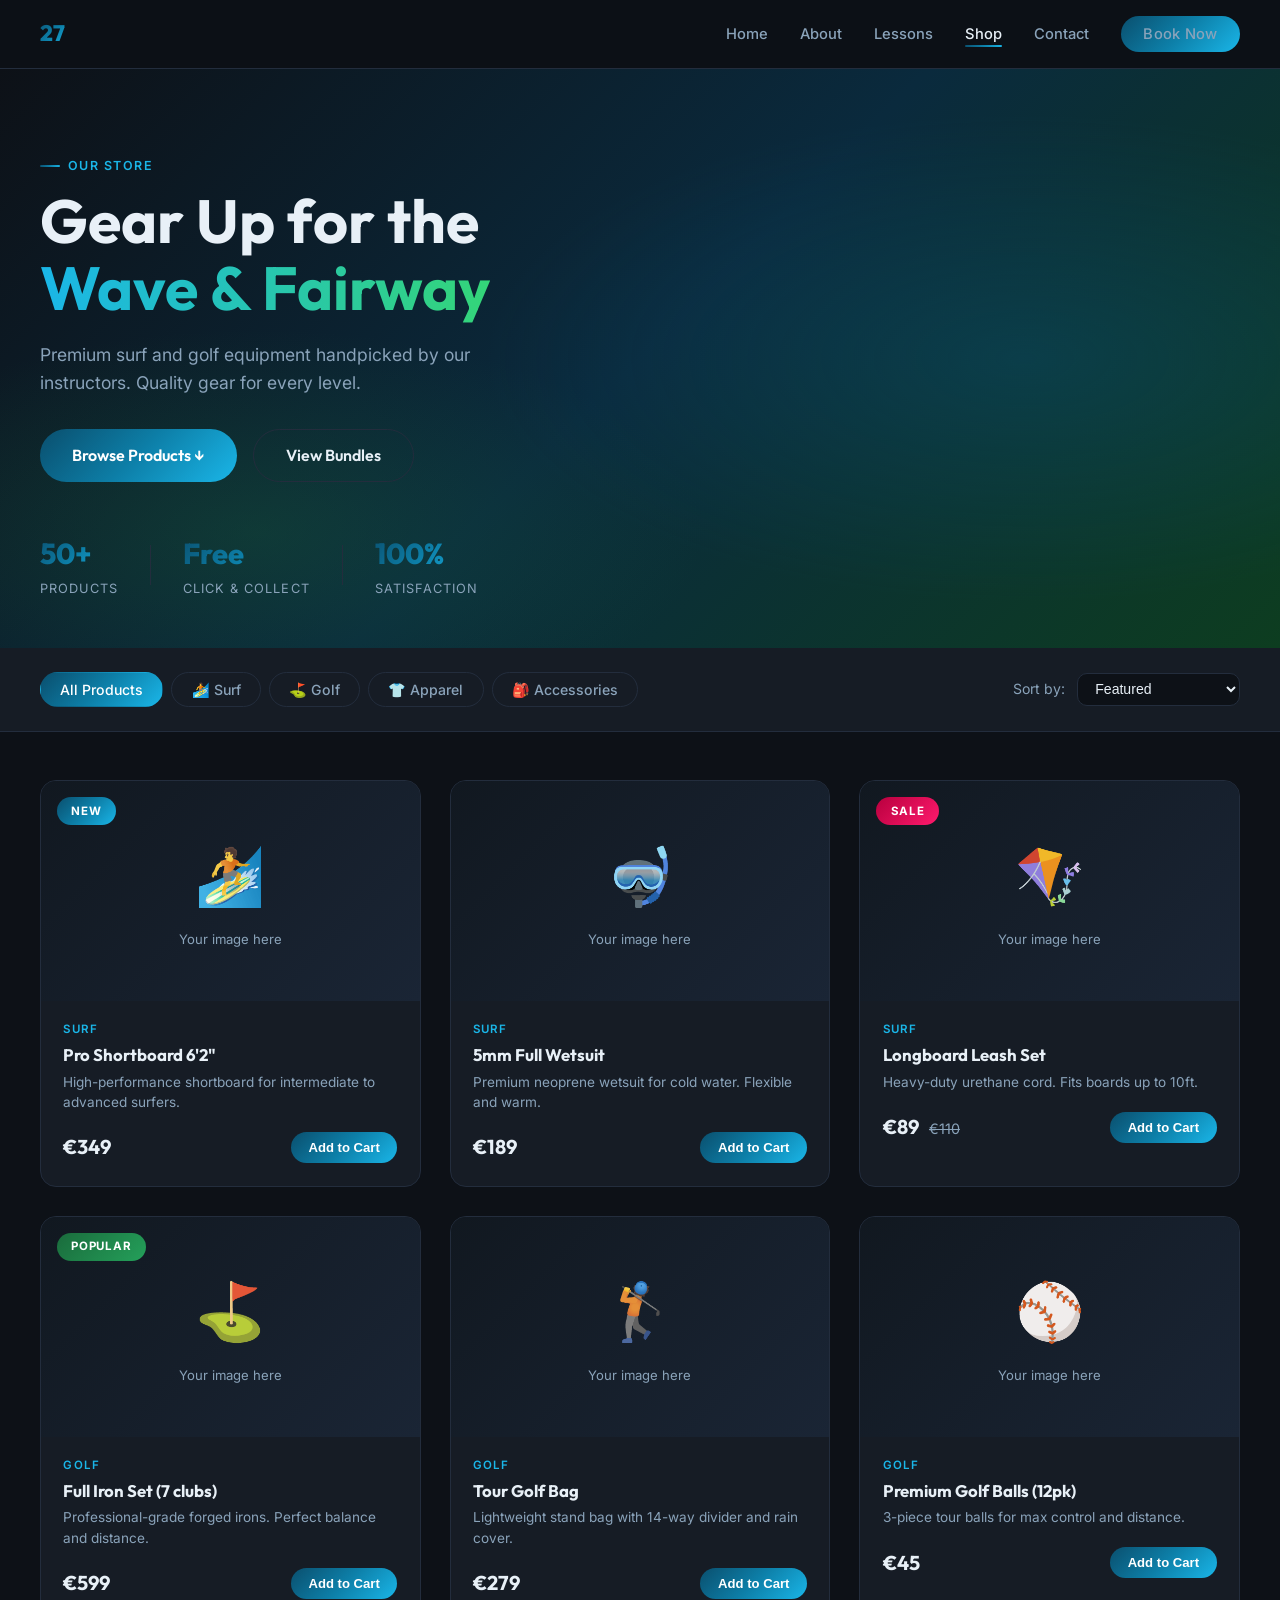
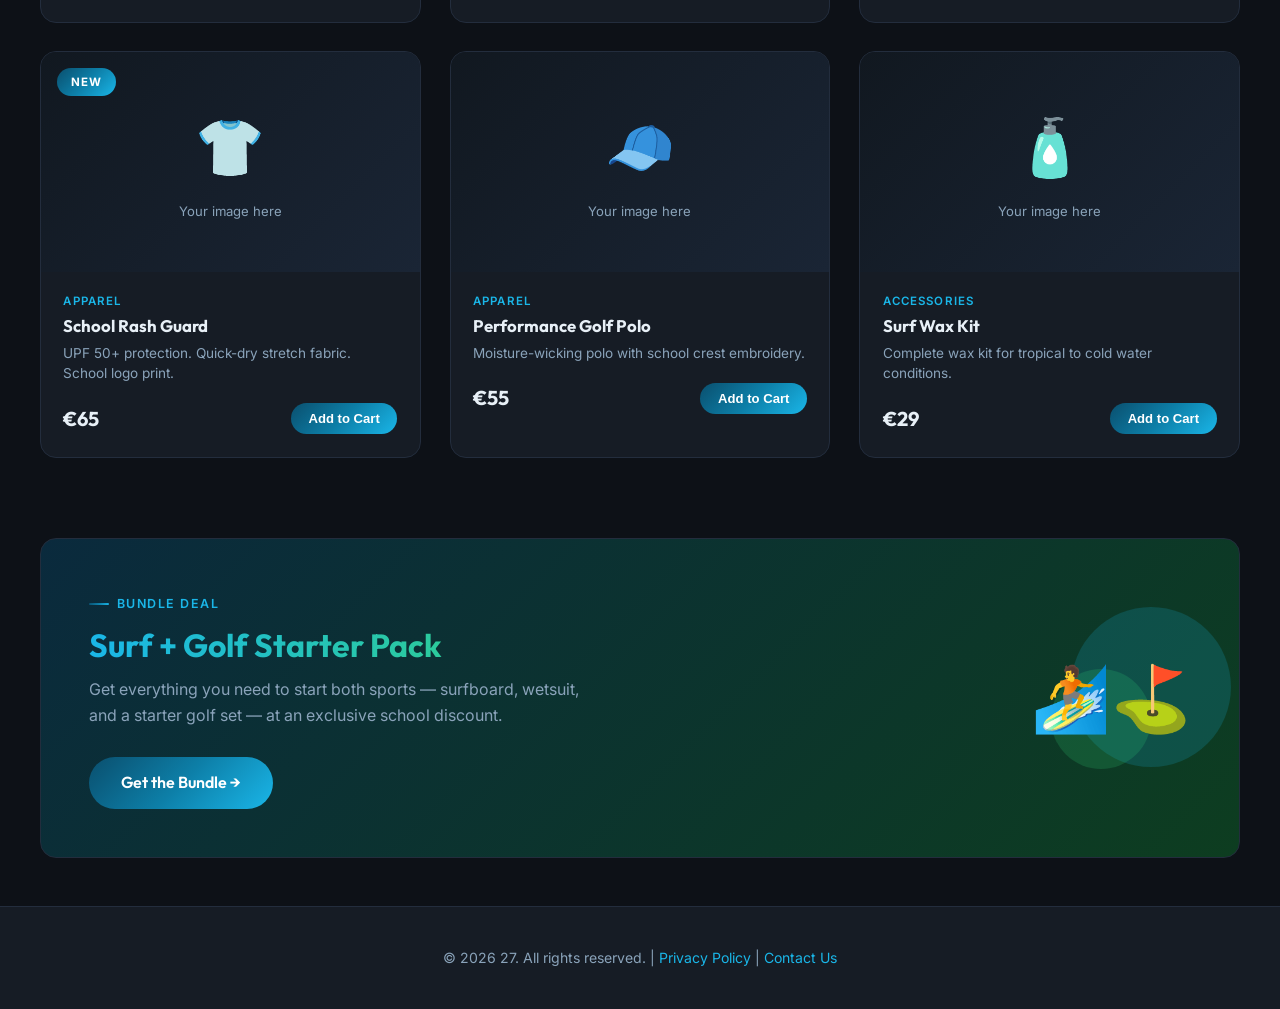
<file: products.html>
<!DOCTYPE html>
<html lang="en">
<head>
  <meta charset="UTF-8" />
  <meta name="viewport" content="width=device-width, initial-scale=1.0" />
  <title>Shop — 27</title>
  <meta name="description" content="Browse our premium surf and golf gear, equipment, and apparel. Everything you need for the waves and the fairway." />
  <link rel="stylesheet" href="styles.css" />
  <link rel="stylesheet" href="products.css" />
</head>
<body>

  <!-- NAVBAR -->
  <nav class="navbar" id="navbar">
    <a href="#" class="logo">27</a>
    <ul class="nav-links">
      <li><a href="#">Home</a></li>
      <li><a href="#">About</a></li>
      <li><a href="#">Lessons</a></li>
      <li><a href="products.html" class="active">Shop</a></li>
      <li><a href="#">Contact</a></li>
      <li><a href="#" class="btn-nav">Book Now</a></li>
    </ul>
  </nav>

  <!-- HERO BANNER -->
  <section class="shop-hero" id="shop-hero">
    <div class="hero-bg"></div>
    <div class="hero-content">
      <span class="section-label">Our Store</span>
      <h1>Gear Up for the <br/><span class="gradient-text">Wave & Fairway</span></h1>
      <p>Premium surf and golf equipment handpicked by our instructors. Quality gear for every level.</p>
      <div class="hero-actions">
        <a href="#products" class="btn-primary">Browse Products ↓</a>
        <a href="#" class="btn-secondary">View Bundles</a>
      </div>
    </div>
    <div class="hero-stats">
      <div class="stat">
        <span class="stat-number">50+</span>
        <span class="stat-label">Products</span>
      </div>
      <div class="stat-divider"></div>
      <div class="stat">
        <span class="stat-number">Free</span>
        <span class="stat-label">Click & Collect</span>
      </div>
      <div class="stat-divider"></div>
      <div class="stat">
        <span class="stat-number">100%</span>
        <span class="stat-label">Satisfaction</span>
      </div>
    </div>
  </section>

  <!-- FILTER BAR -->
  <section class="filter-section" id="products">
    <div class="filter-bar">
      <button class="filter-btn active" data-filter="all" id="filter-all">All Products</button>
      <button class="filter-btn" data-filter="surf" id="filter-surf">🏄 Surf</button>
      <button class="filter-btn" data-filter="golf" id="filter-golf">⛳ Golf</button>
      <button class="filter-btn" data-filter="apparel" id="filter-apparel">👕 Apparel</button>
      <button class="filter-btn" data-filter="accessories" id="filter-accessories">🎒 Accessories</button>
    </div>
    <div class="sort-bar">
      <label for="sort-select">Sort by:</label>
      <select id="sort-select">
        <option value="featured">Featured</option>
        <option value="price-asc">Price: Low to High</option>
        <option value="price-desc">Price: High to Low</option>
      </select>
    </div>
  </section>

  <!-- PRODUCT GRID -->
  <main class="products-section">
    <div class="products-grid" id="products-grid">

      <!-- SURF PRODUCTS -->
      <article class="product-card" data-category="surf" data-price="349">
        <div class="product-badge badge-new">New</div>
        <div class="product-img-wrap">
          <div class="product-img-placeholder">
            <span class="placeholder-icon">🏄</span>
            <p>Your image here</p>
          </div>
          <div class="product-overlay">
            <button class="overlay-btn" id="quick-view-1">Quick View</button>
          </div>
        </div>
        <div class="product-info">
          <span class="product-category">Surf</span>
          <h3 class="product-name">Pro Shortboard 6'2"</h3>
          <p class="product-desc">High-performance shortboard for intermediate to advanced surfers.</p>
          <div class="product-footer">
            <span class="product-price">€349</span>
            <button class="add-to-cart" id="cart-1">Add to Cart</button>
          </div>
        </div>
      </article>

      <article class="product-card" data-category="surf" data-price="189">
        <div class="product-img-wrap">
          <div class="product-img-placeholder">
            <span class="placeholder-icon">🤿</span>
            <p>Your image here</p>
          </div>
          <div class="product-overlay">
            <button class="overlay-btn" id="quick-view-2">Quick View</button>
          </div>
        </div>
        <div class="product-info">
          <span class="product-category">Surf</span>
          <h3 class="product-name">5mm Full Wetsuit</h3>
          <p class="product-desc">Premium neoprene wetsuit for cold water. Flexible and warm.</p>
          <div class="product-footer">
            <span class="product-price">€189</span>
            <button class="add-to-cart" id="cart-2">Add to Cart</button>
          </div>
        </div>
      </article>

      <article class="product-card" data-category="surf" data-price="89">
        <div class="product-badge badge-sale">Sale</div>
        <div class="product-img-wrap">
          <div class="product-img-placeholder">
            <span class="placeholder-icon">🪁</span>
            <p>Your image here</p>
          </div>
          <div class="product-overlay">
            <button class="overlay-btn" id="quick-view-3">Quick View</button>
          </div>
        </div>
        <div class="product-info">
          <span class="product-category">Surf</span>
          <h3 class="product-name">Longboard Leash Set</h3>
          <p class="product-desc">Heavy-duty urethane cord. Fits boards up to 10ft.</p>
          <div class="product-footer">
            <div>
              <span class="product-price">€89</span>
              <span class="product-price-old">€110</span>
            </div>
            <button class="add-to-cart" id="cart-3">Add to Cart</button>
          </div>
        </div>
      </article>

      <!-- GOLF PRODUCTS -->
      <article class="product-card" data-category="golf" data-price="599">
        <div class="product-badge badge-popular">Popular</div>
        <div class="product-img-wrap">
          <div class="product-img-placeholder">
            <span class="placeholder-icon">⛳</span>
            <p>Your image here</p>
          </div>
          <div class="product-overlay">
            <button class="overlay-btn" id="quick-view-4">Quick View</button>
          </div>
        </div>
        <div class="product-info">
          <span class="product-category">Golf</span>
          <h3 class="product-name">Full Iron Set (7 clubs)</h3>
          <p class="product-desc">Professional-grade forged irons. Perfect balance and distance.</p>
          <div class="product-footer">
            <span class="product-price">€599</span>
            <button class="add-to-cart" id="cart-4">Add to Cart</button>
          </div>
        </div>
      </article>

      <article class="product-card" data-category="golf" data-price="279">
        <div class="product-img-wrap">
          <div class="product-img-placeholder">
            <span class="placeholder-icon">🏌️</span>
            <p>Your image here</p>
          </div>
          <div class="product-overlay">
            <button class="overlay-btn" id="quick-view-5">Quick View</button>
          </div>
        </div>
        <div class="product-info">
          <span class="product-category">Golf</span>
          <h3 class="product-name">Tour Golf Bag</h3>
          <p class="product-desc">Lightweight stand bag with 14-way divider and rain cover.</p>
          <div class="product-footer">
            <span class="product-price">€279</span>
            <button class="add-to-cart" id="cart-5">Add to Cart</button>
          </div>
        </div>
      </article>

      <article class="product-card" data-category="golf" data-price="45">
        <div class="product-img-wrap">
          <div class="product-img-placeholder">
            <span class="placeholder-icon">⚾</span>
            <p>Your image here</p>
          </div>
          <div class="product-overlay">
            <button class="overlay-btn" id="quick-view-6">Quick View</button>
          </div>
        </div>
        <div class="product-info">
          <span class="product-category">Golf</span>
          <h3 class="product-name">Premium Golf Balls (12pk)</h3>
          <p class="product-desc">3-piece tour balls for max control and distance.</p>
          <div class="product-footer">
            <span class="product-price">€45</span>
            <button class="add-to-cart" id="cart-6">Add to Cart</button>
          </div>
        </div>
      </article>

      <!-- APPAREL -->
      <article class="product-card" data-category="apparel" data-price="65">
        <div class="product-badge badge-new">New</div>
        <div class="product-img-wrap">
          <div class="product-img-placeholder">
            <span class="placeholder-icon">👕</span>
            <p>Your image here</p>
          </div>
          <div class="product-overlay">
            <button class="overlay-btn" id="quick-view-7">Quick View</button>
          </div>
        </div>
        <div class="product-info">
          <span class="product-category">Apparel</span>
          <h3 class="product-name">School Rash Guard</h3>
          <p class="product-desc">UPF 50+ protection. Quick-dry stretch fabric. School logo print.</p>
          <div class="product-footer">
            <span class="product-price">€65</span>
            <button class="add-to-cart" id="cart-7">Add to Cart</button>
          </div>
        </div>
      </article>

      <article class="product-card" data-category="apparel" data-price="55">
        <div class="product-img-wrap">
          <div class="product-img-placeholder">
            <span class="placeholder-icon">🧢</span>
            <p>Your image here</p>
          </div>
          <div class="product-overlay">
            <button class="overlay-btn" id="quick-view-8">Quick View</button>
          </div>
        </div>
        <div class="product-info">
          <span class="product-category">Apparel</span>
          <h3 class="product-name">Performance Golf Polo</h3>
          <p class="product-desc">Moisture-wicking polo with school crest embroidery.</p>
          <div class="product-footer">
            <span class="product-price">€55</span>
            <button class="add-to-cart" id="cart-8">Add to Cart</button>
          </div>
        </div>
      </article>

      <!-- ACCESSORIES -->
      <article class="product-card" data-category="accessories" data-price="29">
        <div class="product-img-wrap">
          <div class="product-img-placeholder">
            <span class="placeholder-icon">🧴</span>
            <p>Your image here</p>
          </div>
          <div class="product-overlay">
            <button class="overlay-btn" id="quick-view-9">Quick View</button>
          </div>
        </div>
        <div class="product-info">
          <span class="product-category">Accessories</span>
          <h3 class="product-name">Surf Wax Kit</h3>
          <p class="product-desc">Complete wax kit for tropical to cold water conditions.</p>
          <div class="product-footer">
            <span class="product-price">€29</span>
            <button class="add-to-cart" id="cart-9">Add to Cart</button>
          </div>
        </div>
      </article>

    </div><!-- end grid -->

    <!-- No results message -->
    <div class="no-results" id="no-results" style="display:none;">
      <span>😕</span>
      <p>No products found in this category.</p>
    </div>
  </main>

  <!-- BUNDLE PROMO BANNER -->
  <section class="promo-banner">
    <div class="promo-content">
      <span class="section-label">Bundle Deal</span>
      <h2>Surf + Golf Starter Pack</h2>
      <p>Get everything you need to start both sports — surfboard, wetsuit, and a starter golf set — at an exclusive school discount.</p>
      <a href="#" class="btn-primary" id="bundle-cta">Get the Bundle →</a>
    </div>
    <div class="promo-decoration">
      <div class="deco-circle c1"></div>
      <div class="deco-circle c2"></div>
      <span class="deco-emoji">🏄⛳</span>
    </div>
  </section>

  <!-- CART TOAST -->
  <div class="toast" id="cart-toast" role="alert" aria-live="polite">
    <span class="toast-icon">✅</span>
    <span class="toast-msg">Item added to cart!</span>
  </div>

  <!-- FOOTER -->
  <footer class="footer">
    <p>© 2026 27. All rights reserved. |
      <a href="#">Privacy Policy</a> |
      <a href="#">Contact Us</a>
    </p>
  </footer>

  <script src="products.js"></script>
</body>
</html>
</file>
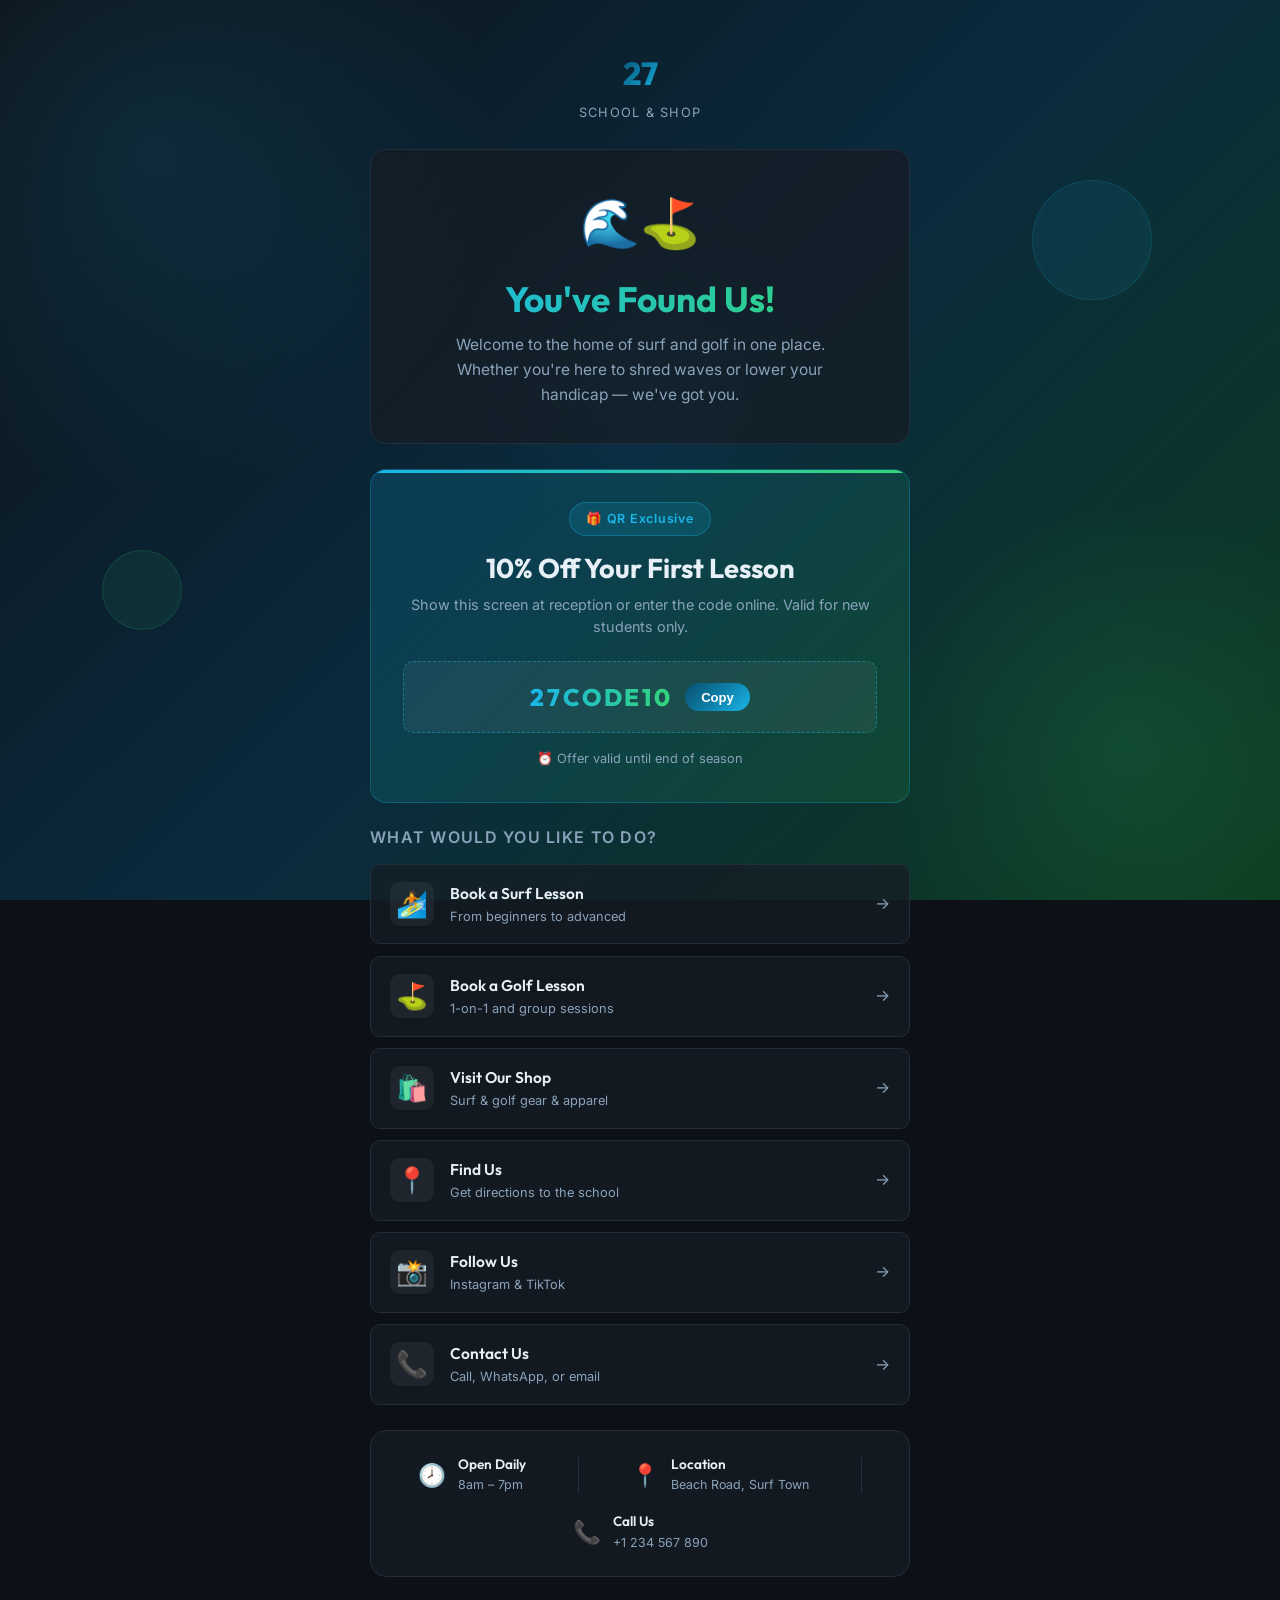
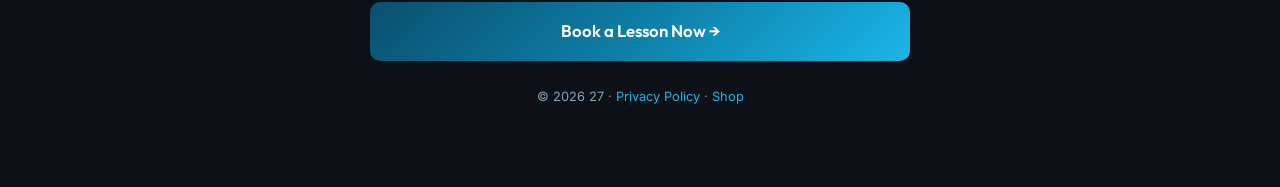
<file: qr-landing.html>
<!DOCTYPE html>
<html lang="en">
<head>
  <meta charset="UTF-8" />
  <meta name="viewport" content="width=device-width, initial-scale=1.0" />
  <title>Welcome — 27</title>
  <meta name="description" content="Welcome! You've scanned our QR code. Book a lesson, browse our shop, or claim your exclusive first-timer discount." />
  <link rel="stylesheet" href="styles.css" />
  <link rel="stylesheet" href="qr-landing.css" />
</head>
<body class="qr-body">

  <!-- ANIMATED BACKGROUND -->
  <div class="qr-bg" aria-hidden="true">
    <div class="wave w1"></div>
    <div class="wave w2"></div>
    <div class="wave w3"></div>
    <div class="orb o1"></div>
    <div class="orb o2"></div>
  </div>

  <!-- MAIN CARD -->
  <main class="qr-main" id="qr-main">

    <!-- Logo -->
    <header class="qr-header">
      <span class="logo-qr">27</span>
      <p class="logo-sub">School & Shop</p>
    </header>

    <!-- Welcome -->
    <section class="qr-welcome">
      <div class="qr-icon-wrap" aria-hidden="true">
        <span class="qr-icon">🌊⛳</span>
      </div>
      <h1>You've Found Us!</h1>
      <p class="qr-tagline">Welcome to the home of surf and golf in one place. Whether you're here to shred waves or lower your handicap — we've got you.</p>
    </section>

    <!-- Exclusive Offer -->
    <section class="offer-card" id="exclusive-offer">
      <div class="offer-badge">🎁 QR Exclusive</div>
      <h2 class="offer-title">10% Off Your First Lesson</h2>
      <p class="offer-desc">Show this screen at reception or enter the code online. Valid for new students only.</p>
      <div class="promo-code-box" id="promo-code-box">
        <span class="promo-code" id="promo-code">27CODE10</span>
        <button class="copy-btn" id="copy-btn" aria-label="Copy promo code">Copy</button>
      </div>
      <p class="offer-expire">⏰ Offer valid until end of season</p>
    </section>

    <!-- Quick Links -->
    <section class="quick-links" id="quick-links">
      <h3 class="links-title">What would you like to do?</h3>
      <div class="links-grid">

        <a href="#" class="link-card" id="link-book-surf">
          <span class="link-icon">🏄</span>
          <div>
            <strong>Book a Surf Lesson</strong>
            <p>From beginners to advanced</p>
          </div>
          <span class="link-arrow">→</span>
        </a>

        <a href="#" class="link-card" id="link-book-golf">
          <span class="link-icon">⛳</span>
          <div>
            <strong>Book a Golf Lesson</strong>
            <p>1-on-1 and group sessions</p>
          </div>
          <span class="link-arrow">→</span>
        </a>

        <a href="products.html" class="link-card" id="link-shop">
          <span class="link-icon">🛍️</span>
          <div>
            <strong>Visit Our Shop</strong>
            <p>Surf & golf gear & apparel</p>
          </div>
          <span class="link-arrow">→</span>
        </a>

        <a href="#" class="link-card" id="link-location">
          <span class="link-icon">📍</span>
          <div>
            <strong>Find Us</strong>
            <p>Get directions to the school</p>
          </div>
          <span class="link-arrow">→</span>
        </a>

        <a href="#" class="link-card" id="link-social">
          <span class="link-icon">📸</span>
          <div>
            <strong>Follow Us</strong>
            <p>Instagram & TikTok</p>
          </div>
          <span class="link-arrow">→</span>
        </a>

        <a href="#" class="link-card" id="link-contact">
          <span class="link-icon">📞</span>
          <div>
            <strong>Contact Us</strong>
            <p>Call, WhatsApp, or email</p>
          </div>
          <span class="link-arrow">→</span>
        </a>

      </div>
    </section>

    <!-- School Info Strip -->
    <section class="info-strip" id="info-strip">
      <div class="info-item">
        <span class="info-icon">🕗</span>
        <div>
          <strong>Open Daily</strong>
          <p>8am – 7pm</p>
        </div>
      </div>
      <div class="info-divider"></div>
      <div class="info-item">
        <span class="info-icon">📍</span>
        <div>
          <strong>Location</strong>
          <p>Beach Road, Surf Town</p>
        </div>
      </div>
      <div class="info-divider"></div>
      <div class="info-item">
        <span class="info-icon">📞</span>
        <div>
          <strong>Call Us</strong>
          <p>+1 234 567 890</p>
        </div>
      </div>
    </section>

    <!-- CTA -->
    <section class="qr-cta">
      <a href="#" class="btn-primary" id="cta-book-now">Book a Lesson Now →</a>
    </section>

    <!-- Footer -->
    <footer class="qr-footer">
      <p>© 2026 27 · <a href="#">Privacy Policy</a> · <a href="products.html">Shop</a></p>
    </footer>

  </main>

  <!-- Copy Toast -->
  <div class="toast" id="copy-toast" role="alert" aria-live="polite">
    <span class="toast-icon">📋</span>
    <span class="toast-msg">Code copied to clipboard!</span>
  </div>

  <script src="qr-landing.js"></script>
</body>
</html>
</file>
<file: styles.css>
/* ===================================================
   27 — Global Styles
   =================================================== */

@import url('https://fonts.googleapis.com/css2?family=Outfit:wght@300;400;500;600;700;800&family=Inter:wght@300;400;500;600&display=swap');

/* ── CSS Variables ── */
:root {
  --ocean:       #0a4f6e;
  --ocean-mid:   #0d7fa8;
  --ocean-light: #1ab6e8;
  --green:       #1a6b3c;
  --green-mid:   #24a05a;
  --green-light: #34d578;
  --sand:        #f5e9d0;
  --sand-dark:   #e8d5aa;
  --dark:        #0d1117;
  --dark-card:   #161c25;
  --dark-border: #232d3d;
  --text-main:   #e8f0f7;
  --text-muted:  #8aa3ba;
  --gradient-ocean: linear-gradient(135deg, #0a4f6e 0%, #0d7fa8 50%, #1ab6e8 100%);
  --gradient-green: linear-gradient(135deg, #1a6b3c 0%, #24a05a 100%);
  --gradient-hero:  linear-gradient(135deg, #0d1117 0%, #0a2a3d 50%, #0d3d20 100%);
  --shadow-card: 0 8px 32px rgba(0,0,0,0.4);
  --shadow-hover: 0 16px 48px rgba(0,0,0,0.55);
  --radius: 16px;
  --radius-sm: 10px;
  --transition: all 0.3s cubic-bezier(0.4, 0, 0.2, 1);
}

/* ── Reset & Base ── */
*, *::before, *::after { box-sizing: border-box; margin: 0; padding: 0; }

html { scroll-behavior: smooth; }

body {
  font-family: 'Inter', sans-serif;
  background: var(--dark);
  color: var(--text-main);
  line-height: 1.6;
  -webkit-font-smoothing: antialiased;
}

h1, h2, h3, h4, h5 {
  font-family: 'Outfit', sans-serif;
  font-weight: 700;
  line-height: 1.2;
}

a { text-decoration: none; color: inherit; }

img {
  width: 100%;
  height: 100%;
  object-fit: cover;
  display: block;
}

/* ── Scrollbar ── */
::-webkit-scrollbar { width: 6px; }
::-webkit-scrollbar-track { background: var(--dark); }
::-webkit-scrollbar-thumb { background: var(--ocean-mid); border-radius: 3px; }

/* ── NAV ── */
.navbar {
  position: sticky;
  top: 0;
  z-index: 100;
  display: flex;
  align-items: center;
  justify-content: space-between;
  padding: 1rem 2.5rem;
  background: rgba(13, 17, 23, 0.85);
  backdrop-filter: blur(18px);
  border-bottom: 1px solid var(--dark-border);
}

.navbar .logo {
  font-family: 'Outfit', sans-serif;
  font-size: 1.4rem;
  font-weight: 800;
  background: var(--gradient-ocean);
  -webkit-background-clip: text;
  -webkit-text-fill-color: transparent;
  background-clip: text;
}

.navbar .logo span {
  background: var(--gradient-green);
  -webkit-background-clip: text;
  -webkit-text-fill-color: transparent;
  background-clip: text;
}

.nav-links {
  display: flex;
  gap: 2rem;
  list-style: none;
}

.nav-links a {
  font-size: 0.92rem;
  font-weight: 500;
  color: var(--text-muted);
  transition: var(--transition);
  position: relative;
}

.nav-links a::after {
  content: '';
  position: absolute;
  bottom: -4px;
  left: 0;
  width: 0;
  height: 2px;
  background: var(--gradient-ocean);
  border-radius: 2px;
  transition: width 0.3s ease;
}

.nav-links a:hover { color: var(--text-main); }
.nav-links a:hover::after, .nav-links a.active::after { width: 100%; }
.nav-links a.active { color: var(--text-main); }

.btn-nav {
  padding: 0.55rem 1.4rem;
  background: var(--gradient-ocean);
  border: none;
  border-radius: 50px;
  color: #fff;
  font-size: 0.88rem;
  font-weight: 600;
  cursor: pointer;
  transition: var(--transition);
  letter-spacing: 0.02em;
}

.btn-nav:hover {
  transform: translateY(-2px);
  box-shadow: 0 8px 24px rgba(26, 182, 232, 0.35);
}

/* ── Section Label ── */
.section-label {
  display: inline-flex;
  align-items: center;
  gap: 0.5rem;
  font-size: 0.78rem;
  font-weight: 600;
  letter-spacing: 0.12em;
  text-transform: uppercase;
  color: var(--ocean-light);
  margin-bottom: 0.75rem;
}

.section-label::before {
  content: '';
  display: inline-block;
  width: 20px;
  height: 2px;
  background: var(--gradient-ocean);
  border-radius: 2px;
}

/* ── Buttons ── */
.btn-primary {
  display: inline-flex;
  align-items: center;
  gap: 0.5rem;
  padding: 0.8rem 2rem;
  background: var(--gradient-ocean);
  border: none;
  border-radius: 50px;
  color: #fff;
  font-family: 'Outfit', sans-serif;
  font-size: 1rem;
  font-weight: 600;
  cursor: pointer;
  transition: var(--transition);
}

.btn-primary:hover {
  transform: translateY(-3px);
  box-shadow: 0 12px 32px rgba(26, 182, 232, 0.4);
}

.btn-secondary {
  display: inline-flex;
  align-items: center;
  gap: 0.5rem;
  padding: 0.8rem 2rem;
  background: transparent;
  border: 1.5px solid var(--dark-border);
  border-radius: 50px;
  color: var(--text-main);
  font-family: 'Outfit', sans-serif;
  font-size: 1rem;
  font-weight: 600;
  cursor: pointer;
  transition: var(--transition);
}

.btn-secondary:hover {
  border-color: var(--ocean-light);
  color: var(--ocean-light);
  transform: translateY(-3px);
}

/* ── FOOTER ── */
.footer {
  background: var(--dark-card);
  border-top: 1px solid var(--dark-border);
  padding: 2.5rem;
  text-align: center;
  color: var(--text-muted);
  font-size: 0.88rem;
}

.footer a { color: var(--ocean-light); }
.footer a:hover { text-decoration: underline; }

/* ── Responsive ── */
@media (max-width: 768px) {
  .navbar { padding: 1rem 1.2rem; }
  .nav-links { gap: 1.2rem; }
  .nav-links .btn-nav { display: none; }
}

@media (max-width: 580px) {
  .nav-links { gap: 0.8rem; font-size: 0.82rem; }
}
</file>
<file: products.css>
/* ===================================================
   PRODUCTS PAGE — Specific Styles
   =================================================== */

/* ── Shop Hero ── */
.shop-hero {
  position: relative;
  min-height: 440px;
  display: flex;
  flex-direction: column;
  justify-content: center;
  padding: 5rem 2.5rem 3rem;
  overflow: hidden;
}

.hero-bg {
  position: absolute;
  inset: 0;
  background: var(--gradient-hero);
  z-index: 0;
}

.hero-bg::after {
  content: '';
  position: absolute;
  inset: 0;
  background:
    radial-gradient(ellipse 60% 60% at 80% 50%, rgba(10,79,110,0.4) 0%, transparent 70%),
    radial-gradient(ellipse 50% 50% at 20% 80%, rgba(26,107,60,0.3) 0%, transparent 70%);
}

.hero-content {
  position: relative;
  z-index: 1;
  max-width: 680px;
}

.hero-content h1 {
  font-size: clamp(2.2rem, 5vw, 3.8rem);
  margin-bottom: 1.2rem;
  line-height: 1.1;
}

.gradient-text {
  background: linear-gradient(90deg, var(--ocean-light), var(--green-light));
  -webkit-background-clip: text;
  -webkit-text-fill-color: transparent;
  background-clip: text;
}

.hero-content p {
  color: var(--text-muted);
  font-size: 1.1rem;
  margin-bottom: 2rem;
  max-width: 520px;
}

.hero-actions {
  display: flex;
  gap: 1rem;
  flex-wrap: wrap;
}

.hero-stats {
  position: relative;
  z-index: 1;
  display: flex;
  align-items: center;
  gap: 2rem;
  margin-top: 3rem;
}

.stat {
  display: flex;
  flex-direction: column;
  gap: 0.2rem;
}

.stat-number {
  font-family: 'Outfit', sans-serif;
  font-size: 1.8rem;
  font-weight: 800;
  background: var(--gradient-ocean);
  -webkit-background-clip: text;
  -webkit-text-fill-color: transparent;
  background-clip: text;
}

.stat-label {
  font-size: 0.8rem;
  color: var(--text-muted);
  text-transform: uppercase;
  letter-spacing: 0.08em;
}

.stat-divider {
  width: 1px;
  height: 40px;
  background: var(--dark-border);
}

/* ── Filter Bar ── */
.filter-section {
  display: flex;
  align-items: center;
  justify-content: space-between;
  flex-wrap: wrap;
  gap: 1rem;
  padding: 1.5rem 2.5rem;
  border-bottom: 1px solid var(--dark-border);
  background: var(--dark-card);
  position: sticky;
  top: 65px;
  z-index: 50;
}

.filter-bar {
  display: flex;
  gap: 0.5rem;
  flex-wrap: wrap;
}

.filter-btn {
  padding: 0.5rem 1.2rem;
  border: 1.5px solid var(--dark-border);
  border-radius: 50px;
  background: transparent;
  color: var(--text-muted);
  font-family: 'Inter', sans-serif;
  font-size: 0.88rem;
  font-weight: 500;
  cursor: pointer;
  transition: var(--transition);
}

.filter-btn:hover {
  border-color: var(--ocean-mid);
  color: var(--text-main);
}

.filter-btn.active {
  background: var(--gradient-ocean);
  border-color: transparent;
  color: #fff;
}

.sort-bar {
  display: flex;
  align-items: center;
  gap: 0.75rem;
  color: var(--text-muted);
  font-size: 0.88rem;
}

.sort-bar select {
  background: var(--dark);
  border: 1.5px solid var(--dark-border);
  border-radius: var(--radius-sm);
  color: var(--text-main);
  padding: 0.4rem 0.8rem;
  font-size: 0.88rem;
  cursor: pointer;
  outline: none;
  transition: var(--transition);
}

.sort-bar select:focus { border-color: var(--ocean-mid); }

/* ── Products Grid ── */
.products-section {
  padding: 3rem 2.5rem;
  max-width: 1400px;
  margin: 0 auto;
}

.products-grid {
  display: grid;
  grid-template-columns: repeat(auto-fill, minmax(280px, 1fr));
  gap: 1.8rem;
}

/* ── Product Card ── */
.product-card {
  background: var(--dark-card);
  border: 1px solid var(--dark-border);
  border-radius: var(--radius);
  overflow: hidden;
  position: relative;
  transition: var(--transition);
  animation: fadeInUp 0.5s ease both;
}

.product-card:hover {
  transform: translateY(-6px);
  box-shadow: var(--shadow-hover);
  border-color: var(--ocean-mid);
}

@keyframes fadeInUp {
  from { opacity: 0; transform: translateY(24px); }
  to   { opacity: 1; transform: translateY(0); }
}

/* Stagger the animation for each card */
.product-card:nth-child(1) { animation-delay: 0.05s; }
.product-card:nth-child(2) { animation-delay: 0.10s; }
.product-card:nth-child(3) { animation-delay: 0.15s; }
.product-card:nth-child(4) { animation-delay: 0.20s; }
.product-card:nth-child(5) { animation-delay: 0.25s; }
.product-card:nth-child(6) { animation-delay: 0.30s; }
.product-card:nth-child(7) { animation-delay: 0.35s; }
.product-card:nth-child(8) { animation-delay: 0.40s; }
.product-card:nth-child(9) { animation-delay: 0.45s; }

/* Badge */
.product-badge {
  position: absolute;
  top: 1rem;
  left: 1rem;
  z-index: 5;
  padding: 0.3rem 0.9rem;
  border-radius: 50px;
  font-size: 0.72rem;
  font-weight: 700;
  letter-spacing: 0.06em;
  text-transform: uppercase;
}

.badge-new     { background: var(--gradient-ocean); color: #fff; }
.badge-sale    { background: linear-gradient(135deg,#b8003e,#ff1a6d); color: #fff; }
.badge-popular { background: var(--gradient-green); color: #fff; }

/* Image wrap */
.product-img-wrap {
  position: relative;
  height: 220px;
  overflow: hidden;
  background: #111820;
}

.product-img-placeholder {
  width: 100%;
  height: 100%;
  display: flex;
  flex-direction: column;
  align-items: center;
  justify-content: center;
  gap: 0.5rem;
  background: linear-gradient(135deg, #111820, #1a2535);
  color: var(--text-muted);
  font-size: 0.82rem;
}

.placeholder-icon {
  font-size: 3.5rem;
  filter: grayscale(0.2);
}

/* To use a real image, replace .product-img-placeholder with:
   <img src="your-image.jpg" alt="Product name" /> */

.product-overlay {
  position: absolute;
  inset: 0;
  background: rgba(10, 20, 35, 0.7);
  display: flex;
  align-items: center;
  justify-content: center;
  opacity: 0;
  transition: var(--transition);
}

.product-card:hover .product-overlay { opacity: 1; }

.overlay-btn {
  padding: 0.6rem 1.5rem;
  background: rgba(255,255,255,0.12);
  border: 1.5px solid rgba(255,255,255,0.3);
  border-radius: 50px;
  color: #fff;
  font-size: 0.88rem;
  font-weight: 600;
  cursor: pointer;
  backdrop-filter: blur(8px);
  transition: var(--transition);
}

.overlay-btn:hover {
  background: rgba(255,255,255,0.22);
  transform: scale(1.05);
}

/* Card info */
.product-info {
  padding: 1.2rem 1.4rem 1.4rem;
  display: flex;
  flex-direction: column;
  gap: 0.4rem;
}

.product-category {
  font-size: 0.72rem;
  font-weight: 600;
  text-transform: uppercase;
  letter-spacing: 0.1em;
  color: var(--ocean-light);
}

.product-name {
  font-size: 1.05rem;
  font-weight: 700;
  color: var(--text-main);
  font-family: 'Outfit', sans-serif;
}

.product-desc {
  font-size: 0.85rem;
  color: var(--text-muted);
  line-height: 1.5;
}

.product-footer {
  display: flex;
  align-items: center;
  justify-content: space-between;
  margin-top: 0.8rem;
}

.product-price {
  font-family: 'Outfit', sans-serif;
  font-size: 1.25rem;
  font-weight: 700;
  color: var(--text-main);
}

.product-price-old {
  font-size: 0.9rem;
  color: var(--text-muted);
  text-decoration: line-through;
  margin-left: 0.4rem;
}

.add-to-cart {
  padding: 0.5rem 1.1rem;
  background: var(--gradient-ocean);
  border: none;
  border-radius: 50px;
  color: #fff;
  font-size: 0.82rem;
  font-weight: 600;
  cursor: pointer;
  transition: var(--transition);
  white-space: nowrap;
}

.add-to-cart:hover {
  transform: scale(1.06);
  box-shadow: 0 6px 18px rgba(26, 182, 232, 0.4);
}

.add-to-cart:active { transform: scale(0.97); }

/* No results */
.no-results {
  text-align: center;
  padding: 4rem;
  color: var(--text-muted);
  display: flex;
  flex-direction: column;
  align-items: center;
  gap: 1rem;
}

.no-results span { font-size: 3rem; }

/* ── Promo Banner ── */
.promo-banner {
  position: relative;
  margin: 2rem 2.5rem 3rem;
  border-radius: var(--radius);
  background: linear-gradient(135deg, #0a2a3d 0%, #0d3d20 100%);
  border: 1px solid var(--dark-border);
  padding: 3rem;
  display: flex;
  align-items: center;
  justify-content: space-between;
  overflow: hidden;
  gap: 2rem;
}

.promo-content { max-width: 520px; }
.promo-content h2 {
  font-size: 2rem;
  margin-bottom: 0.8rem;
  background: linear-gradient(90deg, var(--ocean-light), var(--green-light));
  -webkit-background-clip: text;
  -webkit-text-fill-color: transparent;
  background-clip: text;
}

.promo-content p {
  color: var(--text-muted);
  margin-bottom: 1.8rem;
  line-height: 1.6;
}

.promo-decoration {
  position: relative;
  flex-shrink: 0;
}

.deco-circle {
  position: absolute;
  border-radius: 50%;
  opacity: 0.18;
}

.c1 {
  width: 160px; height: 160px;
  background: var(--ocean-light);
  top: -40px; right: -40px;
}

.c2 {
  width: 100px; height: 100px;
  background: var(--green-light);
  bottom: -20px; right: 40px;
}

.deco-emoji {
  font-size: 4rem;
  position: relative;
  z-index: 1;
  display: block;
  animation: float 3s ease-in-out infinite;
}

@keyframes float {
  0%, 100% { transform: translateY(0); }
  50%       { transform: translateY(-10px); }
}

/* ── Cart Toast ── */
.toast {
  position: fixed;
  bottom: 2rem;
  right: 2rem;
  background: var(--dark-card);
  border: 1px solid var(--green-mid);
  border-radius: var(--radius-sm);
  padding: 0.9rem 1.5rem;
  display: flex;
  align-items: center;
  gap: 0.75rem;
  font-size: 0.92rem;
  font-weight: 500;
  box-shadow: var(--shadow-card);
  transform: translateY(100px);
  opacity: 0;
  transition: all 0.35s cubic-bezier(0.4, 0, 0.2, 1);
  z-index: 999;
}

.toast.show {
  transform: translateY(0);
  opacity: 1;
}

.toast-icon { font-size: 1.1rem; }

/* ── Responsive ── */
@media (max-width: 900px) {
  .promo-banner { flex-direction: column; text-align: center; }
  .promo-decoration { display: none; }
}

@media (max-width: 640px) {
  .products-section { padding: 2rem 1rem; }
  .filter-section { padding: 1rem; top: 60px; }
  .promo-banner { margin: 1rem; padding: 2rem 1.5rem; }
  .shop-hero { padding: 4rem 1.2rem 2rem; }
  .hero-stats { flex-wrap: wrap; gap: 1.2rem; }
}
</file>
<file: qr-landing.css>
/* ===================================================
   QR LANDING PAGE — Specific Styles
   =================================================== */

/* ── Body override ── */
.qr-body {
  min-height: 100vh;
  display: flex;
  align-items: flex-start;
  justify-content: center;
  padding: 2rem 1rem 4rem;
  position: relative;
  overflow-x: hidden;
}

/* ── Animated Background ── */
.qr-bg {
  position: fixed;
  inset: 0;
  z-index: 0;
  background: var(--gradient-hero);
  overflow: hidden;
}

.wave {
  position: absolute;
  border-radius: 50%;
  opacity: 0.12;
  animation: wavePulse 8s ease-in-out infinite;
}

.w1 {
  width: 700px; height: 700px;
  background: radial-gradient(circle, var(--ocean-light), transparent 70%);
  top: -200px; left: -200px;
  animation-delay: 0s;
}

.w2 {
  width: 500px; height: 500px;
  background: radial-gradient(circle, var(--green-light), transparent 70%);
  bottom: -100px; right: -100px;
  animation-delay: 3s;
}

.w3 {
  width: 350px; height: 350px;
  background: radial-gradient(circle, var(--ocean-mid), transparent 70%);
  top: 40%; left: 50%;
  transform: translate(-50%, -50%);
  animation-delay: 5s;
}

.orb {
  position: absolute;
  border-radius: 50%;
  animation: orbFloat 12s ease-in-out infinite;
}

.o1 {
  width: 120px; height: 120px;
  background: rgba(26,182,232,0.08);
  border: 1px solid rgba(26,182,232,0.15);
  top: 20%; right: 10%;
  animation-delay: 0s;
}

.o2 {
  width: 80px; height: 80px;
  background: rgba(52,213,120,0.08);
  border: 1px solid rgba(52,213,120,0.15);
  bottom: 30%; left: 8%;
  animation-delay: 4s;
}

@keyframes wavePulse {
  0%, 100% { transform: scale(1);   opacity: 0.12; }
  50%       { transform: scale(1.1); opacity: 0.18; }
}

@keyframes orbFloat {
  0%, 100% { transform: translateY(0);    }
  50%       { transform: translateY(-20px); }
}

/* ── Main Card ── */
.qr-main {
  position: relative;
  z-index: 1;
  width: 100%;
  max-width: 540px;
  display: flex;
  flex-direction: column;
  gap: 1.6rem;
  animation: fadeInUp 0.6s ease both;
}

@keyframes fadeInUp {
  from { opacity: 0; transform: translateY(30px); }
  to   { opacity: 1; transform: translateY(0); }
}

/* ── Header / Logo ── */
.qr-header {
  text-align: center;
  padding-top: 1rem;
}

.logo-qr {
  font-family: 'Outfit', sans-serif;
  font-size: 2rem;
  font-weight: 800;
  background: var(--gradient-ocean);
  -webkit-background-clip: text;
  -webkit-text-fill-color: transparent;
  background-clip: text;
}

.logo-green {
  background: var(--gradient-green);
  -webkit-background-clip: text;
  -webkit-text-fill-color: transparent;
  background-clip: text;
}

.logo-sub {
  font-size: 0.8rem;
  color: var(--text-muted);
  letter-spacing: 0.1em;
  text-transform: uppercase;
  margin-top: 0.25rem;
}

/* ── Welcome Section ── */
.qr-welcome {
  background: rgba(22, 28, 37, 0.75);
  border: 1px solid var(--dark-border);
  border-radius: var(--radius);
  padding: 2.2rem 2rem;
  text-align: center;
  backdrop-filter: blur(16px);
}

.qr-icon-wrap {
  margin-bottom: 1rem;
}

.qr-icon {
  font-size: 3rem;
  display: inline-block;
  animation: bounce 2.5s ease-in-out infinite;
}

@keyframes bounce {
  0%, 100% { transform: translateY(0); }
  50%       { transform: translateY(-8px); }
}

.qr-welcome h1 {
  font-size: 2.2rem;
  margin-bottom: 0.8rem;
  background: linear-gradient(90deg, var(--ocean-light), var(--green-light));
  -webkit-background-clip: text;
  -webkit-text-fill-color: transparent;
  background-clip: text;
}

.qr-tagline {
  color: var(--text-muted);
  font-size: 0.97rem;
  line-height: 1.6;
  max-width: 400px;
  margin: 0 auto;
}

/* ── Offer Card ── */
.offer-card {
  background: linear-gradient(135deg, rgba(10,79,110,0.55), rgba(26,107,60,0.35));
  border: 1px solid rgba(26,182,232,0.25);
  border-radius: var(--radius);
  padding: 2rem;
  text-align: center;
  backdrop-filter: blur(16px);
  position: relative;
  overflow: hidden;
}

.offer-card::before {
  content: '';
  position: absolute;
  top: 0; left: 0; right: 0;
  height: 3px;
  background: linear-gradient(90deg, var(--ocean-light), var(--green-light));
}

.offer-badge {
  display: inline-block;
  background: rgba(26,182,232,0.15);
  border: 1px solid rgba(26,182,232,0.3);
  border-radius: 50px;
  padding: 0.35rem 1rem;
  font-size: 0.78rem;
  font-weight: 600;
  color: var(--ocean-light);
  letter-spacing: 0.06em;
  margin-bottom: 1rem;
}

.offer-title {
  font-size: 1.7rem;
  margin-bottom: 0.6rem;
  color: var(--text-main);
}

.offer-desc {
  color: var(--text-muted);
  font-size: 0.9rem;
  margin-bottom: 1.4rem;
  line-height: 1.55;
}

.promo-code-box {
  display: flex;
  align-items: center;
  justify-content: center;
  gap: 0.75rem;
  background: rgba(255,255,255,0.06);
  border: 1.5px dashed rgba(26,182,232,0.4);
  border-radius: var(--radius-sm);
  padding: 1rem 1.5rem;
  margin-bottom: 1rem;
}

.promo-code {
  font-family: 'Outfit', sans-serif;
  font-size: 1.5rem;
  font-weight: 800;
  letter-spacing: 0.12em;
  background: linear-gradient(90deg, var(--ocean-light), var(--green-light));
  -webkit-background-clip: text;
  -webkit-text-fill-color: transparent;
  background-clip: text;
}

.copy-btn {
  padding: 0.4rem 1rem;
  background: var(--gradient-ocean);
  border: none;
  border-radius: 50px;
  color: #fff;
  font-size: 0.82rem;
  font-weight: 600;
  cursor: pointer;
  transition: var(--transition);
  white-space: nowrap;
}

.copy-btn:hover { transform: scale(1.07); box-shadow: 0 4px 16px rgba(26,182,232,0.35); }
.copy-btn:active { transform: scale(0.96); }

.offer-expire {
  font-size: 0.8rem;
  color: var(--text-muted);
}

/* ── Quick Links ── */
.quick-links {
  display: flex;
  flex-direction: column;
  gap: 1rem;
}

.links-title {
  font-size: 1rem;
  font-weight: 600;
  color: var(--text-muted);
  text-transform: uppercase;
  letter-spacing: 0.08em;
  font-family: 'Inter', sans-serif;
}

.links-grid {
  display: flex;
  flex-direction: column;
  gap: 0.7rem;
}

.link-card {
  display: flex;
  align-items: center;
  gap: 1rem;
  background: rgba(22,28,37,0.75);
  border: 1px solid var(--dark-border);
  border-radius: var(--radius-sm);
  padding: 1rem 1.2rem;
  backdrop-filter: blur(12px);
  transition: var(--transition);
  cursor: pointer;
  color: var(--text-main);
  text-decoration: none;
}

.link-card:hover {
  border-color: var(--ocean-mid);
  background: rgba(26,182,232,0.08);
  transform: translateX(4px);
}

.link-icon {
  font-size: 1.6rem;
  flex-shrink: 0;
  width: 44px;
  height: 44px;
  display: flex;
  align-items: center;
  justify-content: center;
  background: rgba(255,255,255,0.05);
  border-radius: var(--radius-sm);
}

.link-card > div {
  flex: 1;
}

.link-card strong {
  display: block;
  font-size: 0.97rem;
  font-weight: 600;
  margin-bottom: 0.1rem;
  font-family: 'Outfit', sans-serif;
}

.link-card p {
  font-size: 0.8rem;
  color: var(--text-muted);
  margin: 0;
}

.link-arrow {
  color: var(--text-muted);
  font-size: 1rem;
  transition: var(--transition);
}

.link-card:hover .link-arrow {
  color: var(--ocean-light);
  transform: translateX(4px);
}

/* ── Info Strip ── */
.info-strip {
  background: rgba(22,28,37,0.75);
  border: 1px solid var(--dark-border);
  border-radius: var(--radius);
  padding: 1.4rem 1.8rem;
  display: flex;
  align-items: center;
  justify-content: space-around;
  gap: 1rem;
  flex-wrap: wrap;
  backdrop-filter: blur(12px);
}

.info-item {
  display: flex;
  align-items: center;
  gap: 0.75rem;
}

.info-icon {
  font-size: 1.4rem;
}

.info-item strong {
  display: block;
  font-size: 0.85rem;
  font-weight: 600;
  font-family: 'Outfit', sans-serif;
}

.info-item p {
  font-size: 0.78rem;
  color: var(--text-muted);
  margin: 0;
}

.info-divider {
  width: 1px;
  height: 36px;
  background: var(--dark-border);
}

/* ── CTA ── */
.qr-cta {
  text-align: center;
}

.qr-cta .btn-primary {
  width: 100%;
  justify-content: center;
  font-size: 1.05rem;
  padding: 1rem 2rem;
  border-radius: var(--radius-sm);
}

/* ── QR Footer ── */
.qr-footer {
  text-align: center;
  color: var(--text-muted);
  font-size: 0.8rem;
  padding-bottom: 1rem;
}

.qr-footer a { color: var(--ocean-light); }
.qr-footer a:hover { text-decoration: underline; }

/* ── Toast ── */
.toast {
  position: fixed;
  bottom: 2rem;
  left: 50%;
  transform: translateX(-50%) translateY(100px);
  background: var(--dark-card);
  border: 1px solid var(--green-mid);
  border-radius: var(--radius-sm);
  padding: 0.9rem 1.8rem;
  display: flex;
  align-items: center;
  gap: 0.75rem;
  font-size: 0.92rem;
  font-weight: 500;
  box-shadow: var(--shadow-card);
  opacity: 0;
  transition: all 0.35s cubic-bezier(0.4, 0, 0.2, 1);
  z-index: 999;
  white-space: nowrap;
}

.toast.show {
  transform: translateX(-50%) translateY(0);
  opacity: 1;
}

/* ── Responsive ── */
@media (max-width: 480px) {
  .qr-body { padding: 1rem 0.75rem 3rem; }
  .qr-welcome h1 { font-size: 1.8rem; }
  .offer-title { font-size: 1.4rem; }
  .promo-code { font-size: 1.2rem; }
  .info-strip { flex-direction: column; align-items: flex-start; }
  .info-divider { display: none; }
}
</file>
